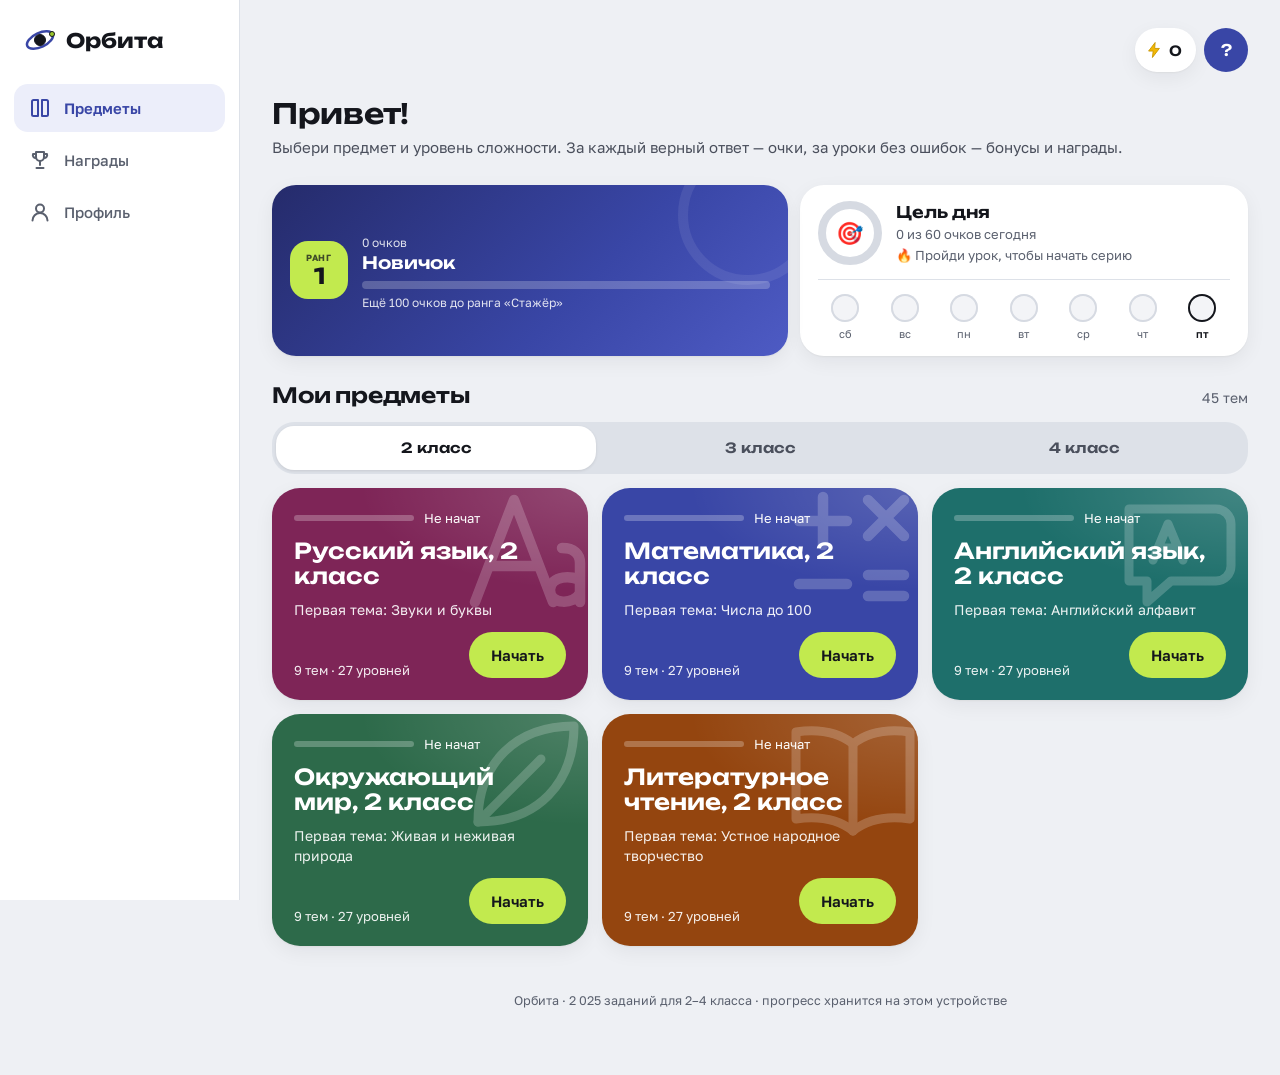
<file: index.html>
<!DOCTYPE html>
<html lang="ru">
<head>
<meta charset="utf-8">
<meta name="viewport" content="width=device-width, initial-scale=1, viewport-fit=cover">
<title>Орбита — уроки для 2–4 класса</title>
<meta name="description" content="Орбита — бесплатный тренажёр для 2–4 класса: русский язык, математика, английский, окружающий мир и литературное чтение. Задания трёх уровней сложности, автоматические оценки, очки, ранги и награды.">
<meta name="theme-color" content="#EEF0F4" media="(prefers-color-scheme: light)">
<meta name="theme-color" content="#111318" media="(prefers-color-scheme: dark)">
<meta name="color-scheme" content="light dark">
<meta property="og:type" content="website">
<meta property="og:title" content="Орбита — уроки для 2–4 класса">
<meta property="og:description" content="Короткие правила и задания трёх уровней сложности по пяти предметам. Оценки, очки, ранги и награды.">
<meta property="og:locale" content="ru_RU">
<link rel="icon" href="assets/icons/favicon.svg" type="image/svg+xml">
<link rel="icon" href="assets/icons/icon-192.png" sizes="192x192" type="image/png">
<link rel="apple-touch-icon" href="assets/icons/apple-touch-icon.png">
<link rel="manifest" href="manifest.webmanifest">
<link rel="preconnect" href="https://fonts.googleapis.com">
<link rel="preconnect" href="https://fonts.gstatic.com" crossorigin>
<link href="https://fonts.googleapis.com/css2?family=Unbounded:wght@500;600;700&family=Golos+Text:wght@400;500;600;700&display=swap" rel="stylesheet">
<link rel="stylesheet" href="assets/css/app.css?v=__BUILD__">
<script>try{var t=(JSON.parse(localStorage.getItem('orbita-v2')||'{}')||{}).theme;if(t==='light'||t==='dark')document.documentElement.setAttribute('data-theme',t);}catch(e){}</script>
</head>
<body>
<nav class="nav" aria-label="Основное меню">
  <a class="logo brand" href="#/" aria-label="Орбита — на главную"><svg width="32" height="32" viewBox="0 0 32 32" fill="none" aria-hidden="true"><ellipse cx="16" cy="16" rx="14" ry="7" stroke="var(--indigo)" stroke-width="2.5" transform="rotate(-25 16 16)"/><circle cx="16" cy="16" r="5.5" fill="var(--ink)"/><circle cx="28" cy="10" r="2.5" fill="#9BC72E"/></svg>Орбита</a>
  <ul>
    <li><a href="#/" data-nav="home"><svg width="24" height="24" viewBox="0 0 24 24" fill="none" stroke-width="2" stroke-linejoin="round" aria-hidden="true"><path d="M4 5.5A1.5 1.5 0 0 1 5.5 4H10v16H5.5A1.5 1.5 0 0 1 4 18.5zM14 4h4.5A1.5 1.5 0 0 1 20 5.5v13a1.5 1.5 0 0 1-1.5 1.5H14z"/></svg>Предметы</a></li>
    <li><a href="#/rewards" data-nav="rewards"><svg width="24" height="24" viewBox="0 0 24 24" fill="none" stroke-width="2" stroke-linecap="round" stroke-linejoin="round" aria-hidden="true"><path d="M8 4h8v5a4 4 0 0 1-8 0z"/><path d="M8 6H5a3 3 0 0 0 3 4M16 6h3a3 3 0 0 1-3 4"/><path d="M12 13v4M8.5 20h7"/></svg>Награды</a></li>
    <li><a href="#/profile" data-nav="profile"><svg width="24" height="24" viewBox="0 0 24 24" fill="none" stroke-width="2" stroke-linecap="round" aria-hidden="true"><circle cx="12" cy="8.5" r="4"/><path d="M4.5 20.5a7.5 7.5 0 0 1 15 0"/></svg>Профиль</a></li>
  </ul>
</nav>
<div class="app" id="app"><noscript><p class="empty">Для работы «Орбиты» включите JavaScript в браузере.</p></noscript></div>
<div class="toasts" id="toasts" aria-live="polite"></div>
<script src="assets/js/data/grade2.js?v=__BUILD__" defer></script>
<script src="assets/js/data/grade3.js?v=__BUILD__" defer></script>
<script src="assets/js/data/grade4.js?v=__BUILD__" defer></script>
<script src="assets/js/app.js?v=__BUILD__" defer></script>
</body>
</html>
</file>
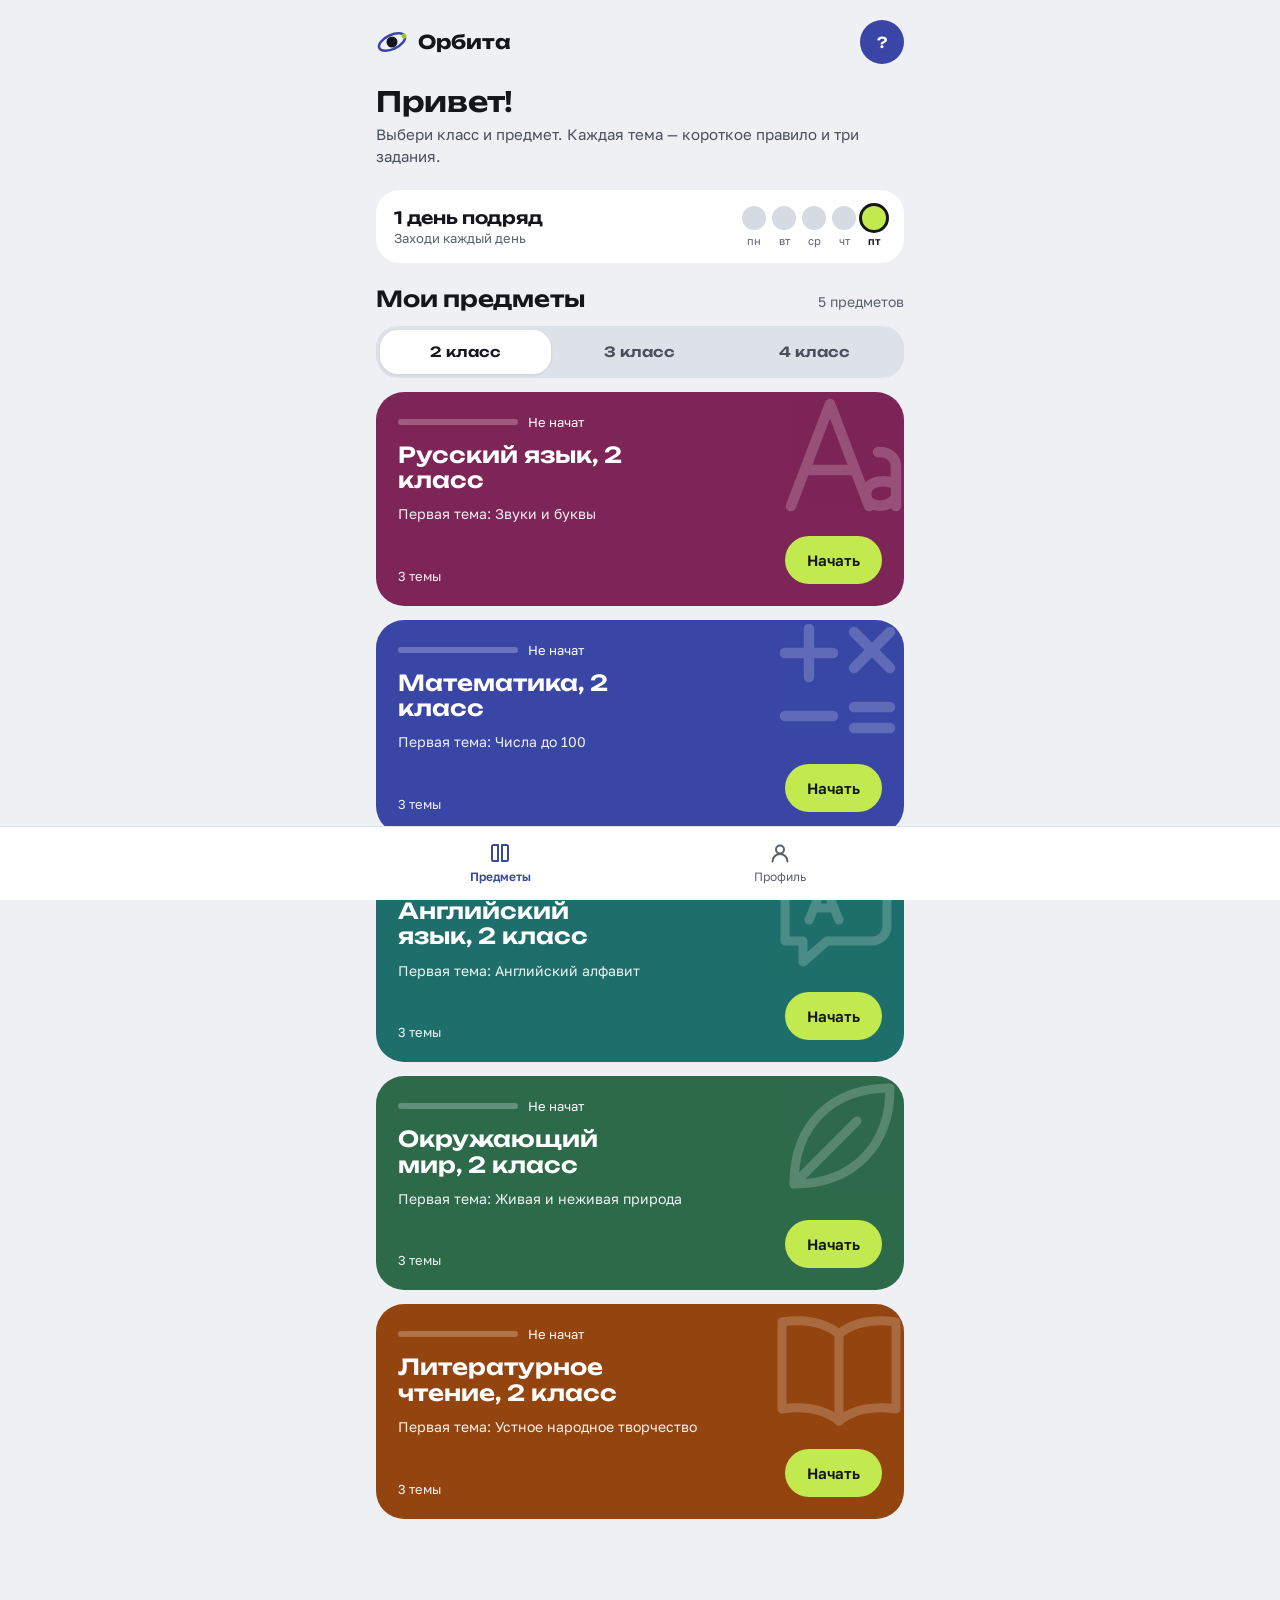
<file: index-35.html>
<!DOCTYPE html>
<html lang="ru">
<head>
<meta charset="utf-8">
<meta name="viewport" content="width=device-width, initial-scale=1, viewport-fit=cover">
<title>Орбита — уроки для 2–4 класса</title>
<link rel="preconnect" href="https://fonts.googleapis.com">
<link rel="preconnect" href="https://fonts.gstatic.com" crossorigin>
<link href="https://fonts.googleapis.com/css2?family=Unbounded:wght@500;600;700&family=Golos+Text:wght@400;500;600;700&display=swap" rel="stylesheet">
<style>
:root{
  --bg:#EEF0F4;--card:#FFFFFF;--soft:#F3F4F7;--ink:#14161C;--muted:#4A4F5C;--quiet:#5A606E;--line:#DDE1E8;--track:#D6DAE2;
  --lime:#C2EA4E;--indigo:#3946A6;--good:#2D6A4A;--goodbg:#E3F1E8;--goodink:#1F4D35;--bad:#C2452A;--badbg:#FBE7E2;--badink:#7A2A16;--pick:#ECEEFA;
  --display:'Unbounded','Arial Rounded MT Bold',system-ui,sans-serif;--body:'Golos Text','Segoe UI',system-ui,-apple-system,sans-serif;
  box-sizing:border-box;padding-top:env(safe-area-inset-top,0px);padding-bottom:env(safe-area-inset-bottom,0px);
}
@media (prefers-color-scheme:dark){:root:not([data-theme="light"]){
  --bg:#111318;--card:#1C1F27;--soft:#252934;--ink:#F1F2F5;--muted:#B9BDC8;--quiet:#9CA1AE;--line:#2C303B;--track:#353A47;
  --goodbg:#18342A;--goodink:#BDE7CC;--badbg:#3B1E18;--badink:#F6C3B6;--pick:#262C4D;--indigo:#7E8BE6;
}}
:root[data-theme="dark"]{
  --bg:#111318;--card:#1C1F27;--soft:#252934;--ink:#F1F2F5;--muted:#B9BDC8;--quiet:#9CA1AE;--line:#2C303B;--track:#353A47;
  --goodbg:#18342A;--goodink:#BDE7CC;--badbg:#3B1E18;--badink:#F6C3B6;--pick:#262C4D;--indigo:#7E8BE6;
}
html{scroll-padding-top:env(safe-area-inset-top,0px);background:var(--bg)}
*,*::before,*::after{box-sizing:border-box}
body{margin:0;background:var(--bg);color:var(--ink);font-family:var(--body);-webkit-font-smoothing:antialiased}
button,input{font:inherit;color:inherit}
button{cursor:pointer}
a{color:inherit}
:focus-visible{outline:3px solid var(--indigo);outline-offset:3px}
.app{max-width:560px;margin:0 auto;min-height:100vh;padding-bottom:110px}
.wrap{padding:20px 16px 0;display:flex;flex-direction:column;gap:22px}
.h-display{font-family:var(--display);font-weight:600;letter-spacing:-.01em;margin:0}
.row{display:flex;align-items:center;gap:10px}
.between{justify-content:space-between}
.iconbtn{width:44px;height:44px;border-radius:14px;border:0;background:var(--card);display:grid;place-items:center;flex-shrink:0}
.logo{font-family:var(--display);font-weight:700;font-size:19px}
.avatar{width:44px;height:44px;border-radius:22px;background:#3946A6;color:#fff;font-family:var(--display);font-weight:600;font-size:15px;display:grid;place-items:center;text-decoration:none}
.lead{margin:6px 0 0;font-size:15px;line-height:1.45;color:var(--muted)}
.panel{background:var(--card);border-radius:24px;padding:16px 18px}
.streak-days{display:flex;gap:6px}
.day{display:flex;flex-direction:column;align-items:center;gap:4px;font-size:11px;color:var(--quiet)}
.day i{width:24px;height:24px;border-radius:12px;background:var(--track);display:block}
.day.on i{background:var(--lime)}
.day.today{color:var(--ink);font-weight:600}.day.today i{box-shadow:0 0 0 3px var(--ink)}
.seg{display:grid;grid-template-columns:repeat(3,minmax(0,1fr));gap:4px;padding:4px;border-radius:22px;background:var(--line)}
.seg button{height:44px;border-radius:18px;border:0;background:transparent;color:var(--muted);font-family:var(--display);font-weight:600;font-size:14px;transition:background .2s}
.seg button[aria-selected="true"]{background:var(--card);color:var(--ink);box-shadow:0 1px 3px rgba(0,0,0,.08)}
.cards{display:flex;flex-direction:column;gap:14px}
.subj{position:relative;overflow:hidden;border-radius:28px;padding:22px;color:#fff;display:flex;flex-direction:column;gap:12px;min-height:196px;text-decoration:none;transition:transform .15s}
.subj:active{transform:scale(.985)}
.subj .deco{position:absolute;right:-10px;top:-12px;width:150px;height:150px;opacity:.2;pointer-events:none}
.bar{width:120px;height:6px;border-radius:3px;background:rgba(255,255,255,.25)}
.bar b{display:block;height:6px;border-radius:3px;background:var(--lime);transition:width .6s}
.subj h3{margin:0;max-width:250px;font-family:var(--display);font-weight:600;font-size:22px;line-height:1.15}
.subj p{margin:0;font-size:14px;line-height:1.4;color:rgba(255,255,255,.92)}
.subj .foot{margin-top:auto;display:flex;align-items:flex-end;justify-content:space-between;gap:12px;font-size:13px;color:rgba(255,255,255,.92)}
.pill{display:inline-flex;align-items:center;justify-content:center;height:48px;padding:0 22px;border-radius:24px;background:var(--lime);color:#14161C;font-weight:600;font-size:15px}
.nav{position:fixed;left:0;right:0;bottom:0;z-index:20;background:var(--card);border-top:1px solid var(--line);padding:8px 8px calc(10px + env(safe-area-inset-bottom,0px))}
.nav div{max-width:560px;margin:0 auto;display:grid;grid-template-columns:repeat(2,minmax(0,1fr))}
.nav a{display:flex;flex-direction:column;align-items:center;gap:4px;padding:6px 0;text-decoration:none;color:var(--quiet);font-size:12px}
.nav a[aria-current="page"]{color:var(--indigo);font-weight:600}
.nav svg{stroke:currentColor}
.chead{position:relative;overflow:hidden;color:#fff;padding:20px 16px 28px;border-radius:0 0 32px 32px;display:flex;flex-direction:column;gap:20px}
.chead .deco{position:absolute;right:-40px;bottom:-50px;width:240px;height:240px;opacity:.14;pointer-events:none}
.glass{background:rgba(255,255,255,.16)}
.ring{position:relative;width:84px;height:84px;flex-shrink:0}
.ring span{position:absolute;inset:0;display:grid;place-items:center;font-family:var(--display);font-weight:600;font-size:18px}
.resume{position:relative;display:flex;align-items:center;justify-content:space-between;gap:12px;min-height:64px;padding:10px 10px 10px 18px;border-radius:22px;background:#fff;color:#14161C;text-decoration:none}
.resume small{display:block;font-size:12px;color:#5A606E}.resume strong{font-size:15px}
.play{width:44px;height:44px;border-radius:22px;background:var(--lime);display:grid;place-items:center;flex-shrink:0}
.topics{padding:24px 16px 32px;display:flex;flex-direction:column;gap:12px}
.topic{display:flex;align-items:center;gap:14px;min-height:72px;padding:14px 16px;border-radius:24px;background:var(--card);text-decoration:none;color:var(--ink)}
.topic.current{box-shadow:0 0 0 2px var(--accent)}
.num{width:40px;height:40px;border-radius:13px;background:var(--soft);display:grid;place-items:center;font-family:var(--display);font-weight:600;font-size:16px;flex-shrink:0}
.topic.done .num{background:#2D6A4A}
.topic.current .num{background:var(--accent);color:#fff}
.topic .t{flex-grow:1;display:flex;flex-direction:column;gap:2px}
.topic .t b{font-weight:600;font-size:16px;line-height:1.3}
.topic .t small{font-size:12.5px;font-weight:500;color:var(--quiet)}
.topic.done .t small{color:var(--good)}
.lhead{display:flex;align-items:center;gap:12px}
.steps{flex-grow:1;display:grid;gap:5px}
.steps i{height:8px;border-radius:4px;background:var(--track);display:block;transition:background .3s}
.steps i.on{background:var(--accent)}
.kicker{font-size:13px;font-weight:600;color:var(--quiet)}
.theory{background:var(--card);border-radius:24px;padding:20px;display:flex;flex-direction:column;gap:14px;font-size:16px;line-height:1.6}
.theory p{margin:0 0 8px}.theory p:last-child{margin:0}
.ex{display:grid;grid-template-columns:repeat(2,minmax(0,1fr));gap:8px}
.ex div{border-radius:16px;background:var(--soft);padding:12px;font-weight:600;font-size:15px;line-height:1.35}
.opts{display:flex;flex-direction:column;gap:10px}
.opt{width:100%;min-height:58px;border-radius:18px;border:2px solid var(--track);background:var(--card);display:flex;align-items:center;gap:14px;padding:12px 16px;font-size:17px;font-weight:500;text-align:left;transition:border-color .15s,background .15s}
.opt i{width:22px;height:22px;border-radius:11px;border:2px solid var(--track);flex-shrink:0;display:block}
.opt[aria-pressed="true"]{border-color:var(--indigo);background:var(--pick)}.opt[aria-pressed="true"] i{border-color:var(--indigo);background:var(--indigo)}
.opt.right{border-color:var(--good);background:var(--goodbg)}.opt.right i{border-color:var(--good);background:var(--good)}
.opt.wrong{border-color:var(--bad);background:var(--badbg)}.opt.wrong i{border-color:var(--bad);background:var(--bad)}
.opt:disabled{cursor:default;color:var(--ink)}
.fb{border-radius:18px;padding:14px 16px;font-size:15px;line-height:1.5;animation:pop .3s ease}
.fb.ok{background:var(--goodbg);color:var(--goodink)}.fb.no{background:var(--badbg);color:var(--badink)}
@keyframes pop{from{transform:translateY(8px);opacity:0}to{transform:none;opacity:1}}
.cta{height:56px;width:100%;border-radius:28px;border:0;background:var(--lime);color:#14161C;font-weight:600;font-size:16px;display:grid;place-items:center;text-decoration:none}
.cta:disabled{background:var(--track);color:var(--quiet);cursor:default}
.cta.ghost{background:transparent;color:var(--ink);box-shadow:inset 0 0 0 2px var(--track)}
.result{text-align:center;display:flex;flex-direction:column;align-items:center;gap:14px;padding-top:30px}
.stars{display:flex;gap:10px}
.stars svg{width:56px;height:56px;animation:pop .4s ease both}
.stars svg:nth-child(2){animation-delay:.12s}.stars svg:nth-child(3){animation-delay:.24s}
.field{display:flex;flex-direction:column;gap:8px}
.field input{height:52px;border-radius:16px;border:2px solid var(--track);background:var(--card);padding:0 16px;font-size:16px}
.field input:focus{outline:none;border-color:var(--indigo)}
.stat{display:grid;grid-template-columns:repeat(3,minmax(0,1fr));gap:8px}
.stat div{background:var(--card);border-radius:20px;padding:14px;display:flex;flex-direction:column;gap:2px}
.stat b{font-family:var(--display);font-size:24px;font-weight:600}
.stat span{font-size:12.5px;color:var(--quiet)}
@media (prefers-reduced-motion:reduce){*{animation:none!important;transition:none!important}}
</style>
</head>
<body>
<div class="app" id="app"></div>
<nav class="nav" aria-label="Основное меню"><div>
  <a href="#/" id="nav-home"><svg width="24" height="24" viewBox="0 0 24 24" fill="none" stroke-width="2" stroke-linejoin="round" aria-hidden="true"><path d="M4 5.5A1.5 1.5 0 0 1 5.5 4H10v16H5.5A1.5 1.5 0 0 1 4 18.5zM14 4h4.5A1.5 1.5 0 0 1 20 5.5v13a1.5 1.5 0 0 1-1.5 1.5H14z"/></svg>Предметы</a>
  <a href="#/profile" id="nav-profile"><svg width="24" height="24" viewBox="0 0 24 24" fill="none" stroke-width="2" stroke-linecap="round" aria-hidden="true"><circle cx="12" cy="8.5" r="4"/><path d="M4.5 20.5a7.5 7.5 0 0 1 15 0"/></svg>Профиль</a>
</div></nav>

<script>
(function(){
const SUBJ = {
  rus:{name:'Русский язык',color:'#7E2557',deco:'<path d="M18 84 44 16l26 68"/><path d="M28 60h32"/><path d="M76 48c8 0 12 4 12 10v26M88 70c-4-4-20-4-20 6 0 10 16 10 20 2"/>',w:7},
  math:{name:'Математика',color:'#3946A6',deco:'<path d="M14 30h32M30 14v32"/><path d="M60 16l24 24M84 16 60 40"/><path d="M14 72h32"/><path d="M60 66h24M60 80h24"/>',w:7},
  eng:{name:'Английский язык',color:'#1E6F6B',deco:'<path d="M14 22h58a10 10 0 0 1 10 10v28a10 10 0 0 1-10 10H42L26 84V70H14z"/><path d="M30 56l10-24 10 24M34 48h12"/>',w:6},
  world:{name:'Окружающий мир',color:'#2D6A4A',deco:'<path d="M20 80C20 40 46 16 84 16c0 38-24 64-64 64Z"/><path d="M20 80 62 38"/>',w:6},
  read:{name:'Литературное чтение',color:'#94450F',deco:'<path d="M50 28C40 20 26 18 12 20v58c14-2 28 0 38 8 10-8 24-10 38-8V20c-14-2-28 0-38 8Z"/><path d="M50 28v58"/>',w:6}
};
const ORDER = ['rus','math','eng','world','read'];

/* Lesson = [title, theory html, examples, questions[[question, options, answer index, explanation]]] */
const C = {
2:{
rus:[
 ['Звуки и буквы','<p>Звуки мы <b>слышим и произносим</b>, а буквы <b>видим и пишем</b>. Гласных букв 10: а, о, у, ы, и, э, е, ё, ю, я.</p><p>Буквы <b>ь</b> и <b>ъ</b> звуков не обозначают. Сколько в слове гласных, столько и слогов.</p>',['ёж: 2 буквы, 3 звука','ма-ши-на: 3 слога'],[
  ['Сколько гласных букв в русском алфавите?',['6','10','33'],1,'Гласных букв 10, а гласных звуков 6.'],
  ['Какая буква не обозначает звука?',['ь','й','э'],0,'Мягкий знак показывает мягкость, но сам звука не даёт.'],
  ['Сколько слогов в слове «машина»?',['2','3','4'],1,'Три гласные — три слога: ма-ши-на.']]],
 ['ЖИ–ШИ, ЧА–ЩА, ЧУ–ЩУ','<p><b>ЖИ, ШИ</b> пиши с буквой <b>И</b>. <b>ЧА, ЩА</b> пиши с буквой <b>А</b>. <b>ЧУ, ЩУ</b> пиши с буквой <b>У</b>.</p><p>Слышим иногда «жы» или «щю», а пишем всегда по правилу.</p>',['лыжи, шина','чашка, роща','чудо, щука','жираф, шишка'],[
  ['В каком слове нет ошибки?',['машына','лыжи','жывот'],1,'После Ж и Ш пишем И: лыжи.'],
  ['Как правильно?',['чяшка','чашка','чашко'],1,'ЧА пишем с буквой А.'],
  ['Как пишется название рыбы?',['щюка','щука','шука'],1,'ЩУ пишем с буквой У: щука.']]],
 ['Части речи','<p><b>Кто? что?</b> — имя существительное (кот, дом).</p><p><b>Какой? какая?</b> — имя прилагательное (рыжий, тёплая).</p><p><b>Что делает?</b> — глагол (спит, бежит).</p>',['рыжий — какой?','кот — кто?','спит — что делает?','на — предлог'],[
  ['Слово «бежит» — это…',['существительное','прилагательное','глагол'],2,'Бежит — что делает? Это глагол.'],
  ['На какой вопрос отвечает слово «красный»?',['кто?','какой?','что делает?'],1,'Красный — какой? Это прилагательное.'],
  ['Найди существительное',['весёлый','кот','прыгает'],1,'Кот — кто? Это существительное.']]]
],
math:[
 ['Числа до 100','<p>Двузначное число состоит из <b>десятков</b> и <b>единиц</b>. В числе 47 — 4 десятка и 7 единиц: 47 = 40 + 7.</p><p>Сравниваем сначала десятки, потом единицы.</p>',['47 = 40 + 7','52 > 48'],[
  ['Сколько десятков в числе 68?',['8','6','68'],1,'Первая цифра — десятки: 6 десятков.'],
  ['Какое число больше?',['52','48'],0,'5 десятков больше, чем 4 десятка.'],
  ['Число из 3 десятков и 5 единиц —',['53','35','8'],1,'3 десятка и 5 единиц — это 35.']]],
 ['Сложение с переходом через десяток','<p>Сначала дополняем до круглого числа, потом прибавляем остаток.</p><p>38 + 5: 38 + 2 = 40, 40 + 3 = <b>43</b>.</p><p>52 − 7: 52 − 2 = 50, 50 − 5 = <b>45</b>.</p>',['38 + 5 = 43','52 − 7 = 45'],[
  ['38 + 5 = ?',['43','33','42'],0,'38 + 2 = 40, 40 + 3 = 43.'],
  ['52 − 7 = ?',['45','55','44'],0,'52 − 2 = 50, 50 − 5 = 45.'],
  ['27 + 6 = ?',['33','32','23'],0,'27 + 3 = 30, 30 + 3 = 33.']]],
 ['Умножение','<p>Умножение — это сложение одинаковых чисел: 3 · 4 = 3 + 3 + 3 + 3 = <b>12</b>.</p><p>От перестановки множителей произведение не меняется: 3 · 4 = 4 · 3.</p>',['2 · 5 = 10','3 · 3 = 9'],[
  ['4 · 2 = ?',['6','8','42'],1,'4 + 4 = 8.'],
  ['Какое сложение равно 3 · 5?',['3 + 5','5 + 5 + 5','3 + 3 + 3'],1,'3 · 5 = 5 + 5 + 5 = 15.'],
  ['2 · 9 = ?',['18','11','16'],0,'9 + 9 = 18.']]]
],
eng:[
 ['Английский алфавит','<p>В английском алфавите <b>26 букв</b>. Буквы называются не так, как читаются в словах: H — «эйч», J — «джей», W — «дабл-ю».</p>',['A B C D','E F G H'],[
  ['Сколько букв в английском алфавите?',['33','26','24'],1,'В английском алфавите 26 букв.'],
  ['Какая буква идёт после C?',['B','D','E'],1,'A, B, C, D — после C идёт D.'],
  ['Как называется буква H?',['аш','эйч','хэ'],1,'H называется «эйч».']]],
 ['Цвета','<p><b>red</b> — красный, <b>blue</b> — синий, <b>green</b> — зелёный, <b>yellow</b> — жёлтый, <b>black</b> — чёрный, <b>white</b> — белый.</p>',['red — красный','blue — синий','green — зелёный','yellow — жёлтый'],[
  ['red — это…',['синий','красный','зелёный'],1,'red — красный.'],
  ['Как по-английски «жёлтый»?',['yellow','green','white'],0,'Жёлтый — yellow.'],
  ['green — это…',['зелёный','серый','чёрный'],0,'green — зелёный.']]],
 ['Привет! Как тебя зовут?','<p><b>Hello!</b> — Привет! <b>What\'s your name?</b> — Как тебя зовут? <b>I\'m Anna.</b> — Я Анна.</p><p><b>How old are you?</b> — Сколько тебе лет? <b>I\'m eight.</b> — Мне восемь.</p>',['Hello! — Привет!','Goodbye! — Пока!'],[
  ['Как спросить имя?',['How are you?','What\'s your name?','How old are you?'],1,'What\'s your name? — Как тебя зовут?'],
  ['Как ответить на «How old are you?»',['I\'m fine.','I\'m eight.','I\'m Anna.'],1,'Спрашивают возраст: I\'m eight — мне восемь.'],
  ['Goodbye — это…',['Привет','Спасибо','До свидания'],2,'Goodbye — до свидания.']]]
],
world:[
 ['Живая и неживая природа','<p>Живая природа <b>растёт, дышит, питается</b> и даёт потомство: растения, животные, грибы, человек.</p><p>Неживая природа: солнце, камни, вода, воздух, облака.</p>',['берёза — живая','камень — неживая'],[
  ['Что относится к живой природе?',['камень','берёза','облако'],1,'Берёза растёт и дышит — она живая.'],
  ['Что относится к неживой природе?',['солнце','гриб','воробей'],0,'Солнце не растёт и не питается.'],
  ['Что умеют все живые существа?',['летать','расти','плавать'],1,'Расти умеет всё живое.']]],
 ['Времена года','<p>В году <b>12 месяцев</b> и 4 времени года. Зима: декабрь, январь, февраль. Весна: март, апрель, май. Лето: июнь, июль, август. Осень: сентябрь, октябрь, ноябрь.</p>',['зима — снег','осень — листопад'],[
  ['Сколько месяцев в году?',['4','10','12'],2,'В году 12 месяцев.'],
  ['Какой месяц зимний?',['март','январь','июнь'],1,'Январь — середина зимы.'],
  ['Что бывает осенью?',['листопад','ледоход','тают сосульки'],0,'Осенью опадают листья.']]],
 ['Дикие и домашние животные','<p><b>Дикие</b> животные сами добывают еду и живут на воле: лиса, волк, лось.</p><p><b>Домашних</b> разводит и кормит человек: корова, коза, кошка.</p>',['лиса — дикая','коза — домашняя'],[
  ['Кто дикое животное?',['корова','лиса','кошка'],1,'Лиса живёт в лесу и сама добывает еду.'],
  ['Кто домашнее животное?',['волк','лось','коза'],2,'Козу разводит человек.'],
  ['Зачем люди держат корову?',['ради молока','чтобы охраняла дом','чтобы ловила мышей'],0,'Корова даёт молоко.']]]
],
read:[
 ['Устное народное творчество','<p>Сказки, загадки, пословицы и потешки придумал <b>народ</b>. Их передавали из уст в уста.</p><p><b>Пословица</b> — короткое мудрое высказывание. <b>Загадка</b> описывает предмет, не называя его.</p>',['пословица учит','загадку отгадывают'],[
  ['Кто автор народной сказки?',['писатель','народ','учитель'],1,'Народные сказки сочинил народ.'],
  ['«Без труда не выловишь и рыбку из пруда» — это…',['загадка','пословица','скороговорка'],1,'Это пословица: она учит трудолюбию.'],
  ['Что из этого — загадка?',['Зимой и летом одним цветом','Тише едешь — дальше будешь','Шла Саша по шоссе'],0,'Это загадка про ёлку.']]],
 ['Сказки о животных','<p>В сказках о животных звери говорят и поступают как люди: лиса хитрая, заяц трусливый, медведь сильный.</p>',['«Колобок»','«Лиса и журавль»','«Репка»','«Теремок»'],[
  ['Кто угощал журавля кашей на тарелке?',['волк','лиса','медведь'],1,'Это сказка «Лиса и журавль».'],
  ['Кого позвали последней тянуть репку?',['кошку','мышку','собаку'],1,'Последней позвали мышку.'],
  ['Кто съел Колобка?',['заяц','волк','лиса'],2,'Хитрая лиса съела Колобка.']]],
 ['Стихи и сказки поэтов','<p>В стихах есть <b>рифма</b> — созвучные концы строк. Поэты рисуют словами картины природы.</p><p>С. Есенин написал «Берёзу», К. Чуковский — «Мойдодыр» и «Муху-Цокотуху».</p>',['Есенин — «Берёза»','Чуковский — «Мойдодыр»'],[
  ['Кто написал стихотворение «Берёза»?',['С. Есенин','А. Пушкин','К. Чуковский'],0,'«Берёзу» написал Сергей Есенин.'],
  ['Что такое рифма?',['созвучные концы строк','название стиха','главный герой'],0,'Например: берёза — мороза.'],
  ['Кто написал «Мойдодыр»?',['С. Маршак','К. Чуковский','А. Барто'],1,'«Мойдодыр» — сказка Корнея Чуковского.']]]
]},
3:{
rus:[
 ['Состав слова','<p><b>Корень</b> — общая часть родственных слов. <b>Приставка</b> стоит перед корнем, <b>суффикс</b> — после корня. <b>Окончание</b> — изменяемая часть слова.</p>',['лес — лесник — лесной','книга — книги — книгу'],[
  ['Какая часть слова стоит перед корнем?',['суффикс','приставка','окончание'],1,'Приставка стоит перед корнем.'],
  ['Корень в слове «лесник»',['лес','ник','лесн'],0,'Лес, лесной, лесник — общий корень «лес».'],
  ['Окончание в слове «книга»',['а','книг','ига'],0,'Книга — книги — книгу: меняется окончание.']]],
 ['Род имён существительных','<p>Он, мой — <b>мужской</b> род (стол). Она, моя — <b>женский</b> род (мышь). Оно, моё — <b>средний</b> род (окно).</p>',['стол — он, мой','окно — оно, моё'],[
  ['Род слова «окно»',['мужской','женский','средний'],2,'Окно — оно, моё: средний род.'],
  ['Род слова «стол»',['мужской','женский','средний'],0,'Стол — он, мой: мужской род.'],
  ['Какое слово женского рода?',['конь','мышь','поле'],1,'Мышь — она, моя.']]],
 ['Время глаголов','<p><b>Настоящее</b>: что делает? (читает). <b>Прошедшее</b>: что делал? (читал). <b>Будущее</b>: что будет делать? (будет читать).</p>',['бежит — настоящее','читал — прошедшее'],[
  ['«Читал» — какое время?',['настоящее','прошедшее','будущее'],1,'Читал — что делал? Прошедшее.'],
  ['«Будет рисовать» — какое время?',['настоящее','прошедшее','будущее'],2,'Что будет делать? Будущее.'],
  ['«Бежит» — какое время?',['настоящее','прошедшее','будущее'],0,'Что делает? Настоящее.']]]
],
math:[
 ['Таблица умножения на 6 и 7','<p>6 · 6 = 36, 6 · 7 = 42, 6 · 8 = 48, 6 · 9 = 54.</p><p>7 · 7 = 49, 7 · 8 = 56, 7 · 9 = 63.</p>',['6 · 7 = 42','7 · 8 = 56'],[
  ['6 · 7 = ?',['42','36','48'],0,'6 · 7 = 42.'],
  ['7 · 8 = ?',['54','56','63'],1,'7 · 8 = 56.'],
  ['6 · 9 = ?',['54','56','45'],0,'6 · 9 = 54.']]],
 ['Деление с остатком','<p>17 : 5 = 3 (ост. 2), потому что 5 · 3 = 15 и 17 − 15 = 2.</p><p>Остаток всегда <b>меньше делителя</b>.</p>',['17 : 5 = 3 (ост. 2)','25 : 7 = 3 (ост. 4)'],[
  ['17 : 5 = ?',['3 (ост. 2)','3 (ост. 5)','2 (ост. 7)'],0,'5 · 3 = 15, остаётся 2.'],
  ['Каким может быть остаток при делении на 4?',['0, 1, 2 или 3','от 0 до 4','любым'],0,'Остаток меньше делителя 4.'],
  ['25 : 7 = ?',['3 (ост. 4)','4 (ост. 3)','3 (ост. 3)'],0,'7 · 3 = 21, остаётся 4.']]],
 ['Площадь','<p>Площадь измеряют в <b>квадратных сантиметрах</b> (см²). Площадь прямоугольника = длина × ширина.</p>',['5 см × 3 см = 15 см²','4 см × 4 см = 16 см²'],[
  ['Площадь прямоугольника 5 см × 3 см',['8 см²','15 см²','16 см'],1,'5 · 3 = 15 см².'],
  ['Площадь квадрата со стороной 4 см',['16 см²','8 см²','12 см²'],0,'4 · 4 = 16 см².'],
  ['В чём измеряют площадь?',['см','см²','кг'],1,'Площадь — в квадратных единицах.']]]
],
eng:[
 ['Глагол can','<p><b>can</b> — уметь, мочь. Он не меняется: I can, she can. После can глагол без to: <b>I can swim.</b></p><p>Отрицание: <b>can\'t</b> — I can\'t fly.</p>',['I can jump.','He can\'t swim.'],[
  ['Как сказать «Я умею плавать»?',['I can swim.','I cans swim.','I can to swim.'],0,'После can глагол без to.'],
  ['She ___ dance.',['can','cans','can to'],0,'can не меняется: she can.'],
  ['Как сказать «Я не умею летать»?',['I can\'t fly.','I not can fly.','I don\'t can fly.'],0,'Отрицание — can\'t.']]],
 ['Have got и has got','<p>I, you, we, they — <b>have got</b>. He, she, it — <b>has got</b>.</p><p>Вопрос: <b>Have you got a dog?</b></p>',['I have got a ball.','She has got a cat.'],[
  ['She ___ a cat.',['have got','has got'],1,'С she — has got.'],
  ['I ___ a ball.',['have got','has got'],0,'С I — have got.'],
  ['Как спросить «У тебя есть собака?»',['Have you got a dog?','Has you got a dog?','You have got a dog?'],0,'Have ставим в начало.']]],
 ['Множественное число','<p>Обычно добавляем <b>-s</b>: cat — cats. После s, x, sh, ch — <b>-es</b>: box — boxes.</p><p>Исключения: child — children, mouse — mice, man — men.</p>',['cat — cats','box — boxes'],[
  ['Множественное число от box',['boxs','boxes','boxen'],1,'После x добавляем -es.'],
  ['child →',['childs','children','childes'],1,'Это исключение: children.'],
  ['mouse →',['mouses','mice','mices'],1,'Это исключение: mice.']]]
],
world:[
 ['Тела, вещества, частицы','<p><b>Тело</b> — любой предмет: ложка, гвоздь. <b>Вещество</b> — то, из чего состоит тело: сахар, железо, вода.</p><p>Все вещества состоят из крошечных <b>частиц</b>.</p>',['гвоздь — тело','железо — вещество'],[
  ['Что из этого — вещество?',['ложка','сахар','стакан'],1,'Сахар — вещество.'],
  ['Что из этого — тело?',['вода','гвоздь','соль'],1,'Гвоздь — предмет, значит тело.'],
  ['Из чего состоят вещества?',['из частиц','из воздуха','ни из чего'],0,'Все вещества состоят из частиц.']]],
 ['Вода и её свойства','<p>Чистая вода прозрачная, без цвета и запаха, она течёт. При 0 °C вода <b>замерзает</b> и становится льдом, а при кипении превращается в <b>пар</b>.</p>',['лёд — твёрдая вода','пар — вода-газ'],[
  ['Во что превращается вода при замерзании?',['в пар','в лёд','в воздух'],1,'Замёрзшая вода — лёд.'],
  ['Какого цвета чистая вода?',['голубая','без цвета','белая'],1,'Чистая вода не имеет цвета.'],
  ['При какой температуре замерзает вода?',['0 °C','100 °C','10 °C'],0,'Вода замерзает при 0 °C.']]],
 ['Организм человека','<p><b>Сердце</b> качает кровь. <b>Лёгкие</b> помогают дышать. <b>Головной мозг</b> управляет всем организмом.</p>',['сердце — кровь','лёгкие — дыхание'],[
  ['Какой орган качает кровь?',['лёгкие','сердце','желудок'],1,'Сердце — насос для крови.'],
  ['Чем мы дышим?',['лёгкими','печенью','сердцем'],0,'Дышим лёгкими.'],
  ['Какой орган управляет организмом?',['головной мозг','желудок','кожа'],0,'Всем управляет головной мозг.']]]
],
read:[
 ['Басни И. А. Крылова','<p><b>Басня</b> — короткий поучительный рассказ. Героями часто бывают животные. Главный вывод басни называется <b>мораль</b>.</p>',['«Стрекоза и Муравей»','«Ворона и Лисица»'],[
  ['Как называется вывод басни?',['рифма','мораль','заголовок'],1,'Поучительный вывод — мораль.'],
  ['Кто написал басню «Стрекоза и Муравей»?',['И. Крылов','Л. Толстой','А. Пушкин'],0,'Это басня Ивана Крылова.'],
  ['Что выронила Ворона?',['сыр','яблоко','хлеб'],0,'Ворона выронила сыр, а Лисица его схватила.']]],
 ['Рассказы Л. Н. Толстого','<p>Лев Толстой писал для детей короткие рассказы и были: «Акула», «Прыжок», «Лев и собачка».</p>',['«Прыжок»','«Лев и собачка»'],[
  ['Кто автор рассказа «Прыжок»?',['Л. Толстой','Н. Носов','В. Драгунский'],0,'«Прыжок» написал Лев Толстой.'],
  ['Где происходит действие «Прыжка»?',['на корабле','в лесу','в школе'],0,'Мальчик полез на мачту корабля.'],
  ['«Лев и собачка» — это…',['быль','загадка','басня в стихах'],0,'Толстой назвал её былью.']]],
 ['Рассказы Н. Носова','<p>Николай Носов писал весёлые рассказы о мальчишках: «Живая шляпа», «Затейники», «Мишкина каша».</p>',['«Живая шляпа»','«Мишкина каша»'],[
  ['Кто оказался под «живой шляпой»?',['котёнок','мышь','щенок'],0,'Под шляпой сидел котёнок Васька.'],
  ['Кто автор «Живой шляпы»?',['Н. Носов','В. Бианки','М. Пришвин'],0,'Это рассказ Николая Носова.'],
  ['Кто испугался шляпы?',['Вадик и Вовка','Денис и Мишка','Незнайка'],0,'Испугались Вадик и Вовка.']]]
]},
4:{
rus:[
 ['Падежи','<p>В русском языке <b>6 падежей</b>: именительный (кто? что?), родительный (кого? чего?), дательный (кому? чему?), винительный (кого? что?), творительный (кем? чем?), предложный (о ком? о чём?).</p>',['пишу (чем?) ручкой','думаю (о чём?) о лете'],[
  ['Сколько падежей в русском языке?',['5','6','7'],1,'Падежей шесть.'],
  ['На какие вопросы отвечает творительный падеж?',['кем? чем?','кому? чему?','о ком? о чём?'],0,'Творительный: кем? чем?'],
  ['«Пишу ручкой» — падеж слова «ручкой»',['дательный','творительный','предложный'],1,'Пишу чем? ручкой — творительный.']]],
 ['Склонения существительных','<p><b>1-е</b>: слова на -а, -я (мама, земля, папа). <b>2-е</b>: мужской род без окончания и средний род на -о, -е (стол, конь, окно). <b>3-е</b>: женский род на ь (мышь, ночь).</p>',['земля — 1-е','конь — 2-е','ночь — 3-е'],[
  ['Склонение слова «земля»',['1-е','2-е','3-е'],0,'Окончание -я — 1-е склонение.'],
  ['Склонение слова «конь»',['1-е','2-е','3-е'],1,'Мужской род, нулевое окончание — 2-е.'],
  ['Склонение слова «ночь»',['1-е','2-е','3-е'],2,'Женский род на ь — 3-е.']]],
 ['Спряжение глаголов','<p><b>I спряжение</b>: -ешь, -ет, -ем, -ете, -ут/-ют (читает). <b>II спряжение</b>: -ишь, -ит, -им, -ите, -ат/-ят (строит).</p><p>Ко II относятся глаголы на -ить (кроме брить, стелить), 7 глаголов на -еть и 4 на -ать.</p>',['строить — II','читать — I'],[
  ['Спряжение глагола «строить»',['I','II'],1,'Глагол на -ить — II спряжение.'],
  ['Спряжение глагола «читать»',['I','II'],0,'Читать не исключение — I спряжение.'],
  ['Как правильно: «он вид…т»?',['видет','видит'],1,'Видеть — исключение, II спряжение: видит.']]]
],
math:[
 ['Многозначные числа','<p>Цифры числа делят на <b>классы</b> по три: класс единиц и класс тысяч. В числе 48 215 — 48 тысяч и 215 единиц.</p>',['48 215','102 005'],[
  ['Сколько тысяч в числе 48 215?',['48','215','4'],0,'Класс тысяч — 48.'],
  ['Как записать «сто две тысячи пять»?',['102 005','1 025','102 500'],0,'102 тысячи и 5 единиц.'],
  ['Какое число больше?',['99 999','100 000'],1,'В 100 000 шесть знаков, оно больше.']]],
 ['Деление на двузначное число','<p>384 : 12 = <b>32</b>. Проверяем умножением: 32 · 12 = 384.</p>',['384 : 12 = 32','96 : 16 = 6'],[
  ['384 : 12 = ?',['32','23','42'],0,'32 · 12 = 384.'],
  ['96 : 16 = ?',['6','8','4'],0,'16 · 6 = 96.'],
  ['Как проверить деление?',['умножением','сложением','никак'],0,'Частное умножаем на делитель.']]],
 ['Скорость, время, расстояние','<p><b>S = v · t</b>: расстояние равно скорости, умноженной на время.</p><p>Скорость: v = S : t. Время: t = S : v.</p>',['60 км/ч · 3 ч = 180 км','100 км : 2 ч = 50 км/ч'],[
  ['Машина ехала 3 ч со скоростью 60 км/ч. Какой путь?',['180 км','63 км','20 км'],0,'60 · 3 = 180 км.'],
  ['Путь 100 км за 2 ч. Какая скорость?',['50 км/ч','200 км/ч','98 км/ч'],0,'100 : 2 = 50 км/ч.'],
  ['Как найти время?',['t = S : v','t = S · v','t = v : S'],0,'Время = расстояние : скорость.']]]
],
eng:[
 ['Present Simple','<p>Так говорят о том, что бывает всегда или часто: <b>I play</b>, но <b>he plays</b>.</p><p>Вопрос: <b>Do you…?</b> / <b>Does she…?</b> Отрицание: don\'t / doesn\'t.</p>',['I play football.','She plays tennis.'],[
  ['He ___ football every day.',['play','plays'],1,'С he добавляем -s.'],
  ['___ you like pizza?',['Do','Does'],0,'С you — Do.'],
  ['She ___ like milk.',['don\'t','doesn\'t'],1,'С she — doesn\'t.']]],
 ['Present Continuous','<p>Так говорят о том, что происходит <b>сейчас</b>: am / is / are + глагол с -ing.</p><p><b>I am reading.</b> <b>They are playing.</b></p>',['I am reading.','She is swimming.'],[
  ['I ___ reading now.',['am','is','are'],0,'С I — am.'],
  ['They ___ playing.',['is','are'],1,'С they — are.'],
  ['She is swimming — это…',['Она плавает сейчас','Она умеет плавать','Она плавала'],0,'Is swimming — прямо сейчас.']]],
 ['Past Simple','<p>Прошедшее время: обычно добавляем <b>-ed</b>: play — played. Неправильные глаголы запоминаем: go — <b>went</b>, see — <b>saw</b>.</p>',['play — played','go — went'],[
  ['Прошедшее время от play',['playd','played','plaied'],1,'play + ed = played.'],
  ['go →',['goed','went','gone'],1,'go — неправильный глагол: went.'],
  ['Yesterday I ___ to the park.',['go','went'],1,'Yesterday — вчера, нужно прошедшее время.']]]
],
world:[
 ['Природные зоны России','<p>С севера на юг: <b>арктические пустыни</b>, <b>тундра</b>, <b>лесная зона</b>, <b>степь</b>, пустыни, субтропики. Больше всего места занимает лесная зона.</p>',['тундра — карликовая берёза','Арктика — белый медведь'],[
  ['Где живёт белый медведь?',['в тайге','в арктической зоне','в степи'],1,'Белый медведь живёт во льдах Арктики.'],
  ['Где растут карликовые берёзы?',['в тундре','в степи','в пустыне'],0,'В тундре холодно, деревья низкие.'],
  ['Какая зона самая большая в России?',['лесная зона','степь','пустыня'],0,'Леса занимают больше всего места.']]],
 ['Солнечная система','<p>Вокруг Солнца вращаются <b>8 планет</b>. Земля — третья от Солнца. Самая большая планета — <b>Юпитер</b>.</p>',['Меркурий, Венера, Земля','Юпитер — самый большой'],[
  ['Сколько планет в Солнечной системе?',['7','8','9'],1,'Планет восемь.'],
  ['Какая по счёту от Солнца Земля?',['2','3','4'],1,'Земля — третья.'],
  ['Самая большая планета',['Марс','Юпитер','Венера'],1,'Юпитер — гигант.']]],
 ['Страницы истории России','<p>Москву основал князь <b>Юрий Долгорукий</b> в 1147 году. <b>Пётр I</b> основал Санкт-Петербург. 12 апреля 1961 года <b>Юрий Гагарин</b> первым полетел в космос.</p>',['1147 — Москва','1961 — Гагарин'],[
  ['Кто основал Москву?',['Юрий Долгорукий','Пётр I','Иван Грозный'],0,'Москву основал Юрий Долгорукий.'],
  ['Какой город основал Пётр I?',['Москву','Санкт-Петербург','Новгород'],1,'Пётр I основал Санкт-Петербург.'],
  ['В каком году человек впервые полетел в космос?',['1957','1961','1945'],1,'Юрий Гагарин полетел в 1961 году.']]]
],
read:[
 ['Сказки А. С. Пушкина','<p>«Сказка о мёртвой царевне и о семи богатырях» — о доброй царевне, злой мачехе и верном королевиче Елисее.</p>',['волшебное зеркальце','семь богатырей'],[
  ['У кого было волшебное зеркальце?',['у царицы-мачехи','у царевны','у Елисея'],0,'«Свет мой, зеркальце, скажи…» — говорила мачеха.'],
  ['Сколько было богатырей?',['3','7','12'],1,'Богатырей было семь.'],
  ['Кто нашёл царевну?',['королевич Елисей','царь Салтан','Балда'],0,'Её нашёл королевич Елисей.']]],
 ['П. П. Бажов. «Серебряное копытце»','<p>Сказ о девочке Дарёнке, старике Коковане и волшебном козлике, который выбивал копытцем драгоценные камни.</p>',['Дарёнка','Кокованя'],[
  ['Кто такой Серебряное копытце?',['козлик','конь','кот'],0,'Это волшебный козлик.'],
  ['Как звали девочку?',['Дарёнка','Алёнушка','Машенька'],0,'Девочку звали Дарёнка.'],
  ['Что появлялось там, где козлик бил копытцем?',['драгоценные камни','вода','цветы'],0,'Появлялись самоцветы.']]],
 ['Мифы Древней Греции','<p><b>Мифы</b> — древние рассказы о богах и героях. Самый известный герой — <b>Геракл</b>, совершивший 12 подвигов.</p>',['Геракл','12 подвигов'],[
  ['Сколько подвигов совершил Геракл?',['7','12','3'],1,'Подвигов было двенадцать.'],
  ['Кто такой Геракл?',['герой мифов Древней Греции','русский богатырь','герой сказки Пушкина'],0,'Геракл — герой греческих мифов.'],
  ['Как называют рассказы о богах и героях?',['мифы','басни','загадки'],0,'Это мифы.']]]
]}};

/* ---------- Storage ---------- */
const KEY='orbita-v1';
let S={name:'',grade:2,done:{},days:[]};
try{const raw=localStorage.getItem(KEY); if(raw) S=Object.assign(S,JSON.parse(raw));}catch(e){}
const save=()=>{try{localStorage.setItem(KEY,JSON.stringify(S));}catch(e){}};
const ymd=d=>d.getFullYear()+'-'+String(d.getMonth()+1).padStart(2,'0')+'-'+String(d.getDate()).padStart(2,'0');
const today=ymd(new Date());
if(!S.days.includes(today)){S.days.push(today);S.days=S.days.slice(-60);save();}
function streak(){let n=0;const d=new Date();while(S.days.includes(ymd(d))){n++;d.setDate(d.getDate()-1);}return n;}

/* ---------- Helpers ---------- */
const app=document.getElementById('app');
const escH=s=>String(s).replace(/[&<>"]/g,c=>({'&':'&amp;','<':'&lt;','>':'&gt;','"':'&quot;'}[c]));
const lkey=(g,s,i)=>g+'-'+s+'-'+i;
const isDone=(g,s,i)=>S.done[lkey(g,s,i)]!=null;
const pct=(g,s)=>Math.round(C[g][s].filter((_,i)=>isDone(g,s,i)).length/C[g][s].length*100);
const nextIdx=(g,s)=>{const i=C[g][s].findIndex((_,k)=>!isDone(g,s,k));return i<0?0:i;};
const deco=(s,cls)=>`<svg class="${cls}" viewBox="0 0 100 100" fill="none" stroke="#fff" stroke-width="${SUBJ[s].w}" stroke-linecap="round" stroke-linejoin="round" aria-hidden="true">${SUBJ[s].deco}</svg>`;
const plural=(n,a,b,c)=>{const m=n%10,h=n%100;return n+' '+(m===1&&h!==11?a:m>=2&&m<=4&&(h<12||h>14)?b:c);};
const back='<svg width="22" height="22" viewBox="0 0 24 24" fill="none" stroke="#fff" stroke-width="2.2" stroke-linecap="round" stroke-linejoin="round"><path d="M15 5l-7 7 7 7"/></svg>';
const tick='<svg width="20" height="20" viewBox="0 0 24 24" fill="none" stroke="#fff" stroke-width="3" stroke-linecap="round" stroke-linejoin="round" aria-label="Пройдено"><path d="M5 12.5 10 17l9-10"/></svg>';
const star=on=>`<svg viewBox="0 0 24 24" aria-hidden="true"><path d="M12 2.8l2.8 5.8 6.3.9-4.6 4.4 1.1 6.3L12 17.2l-5.6 3 1.1-6.3L2.9 9.5l6.3-.9z" fill="${on?'#F2B705':'none'}" stroke="${on?'#C99700':'var(--track)'}" stroke-width="1.6" stroke-linejoin="round"/></svg>`;
function setNav(r){
  const h=document.getElementById('nav-home'),p=document.getElementById('nav-profile');
  if(r==='profile'){p.setAttribute('aria-current','page');h.removeAttribute('aria-current');}
  else{h.setAttribute('aria-current','page');p.removeAttribute('aria-current');}
}

/* ---------- Home ---------- */
function home(){
  const g=S.grade, st=streak();
  const names=['вс','пн','вт','ср','чт','пт','сб'];
  let days='';
  for(let k=4;k>=0;k--){const d=new Date();d.setDate(d.getDate()-k);const on=S.days.includes(ymd(d));days+=`<div class="day${on?' on':''}${k===0?' today':''}"><i></i>${names[d.getDay()]}</div>`;}
  const cards=ORDER.map(s=>{const p=pct(g,s),i=nextIdx(g,s),done=p===100;return `
    <a class="subj" href="#/course/${g}/${s}" style="background:${SUBJ[s].color}">
      ${deco(s,'deco')}
      <div class="row"><div class="bar"><b style="width:${p}%"></b></div><span style="font-size:13px">${p?p+'%':'Не начат'}</span></div>
      <h3>${SUBJ[s].name}, ${g} класс</h3>
      <p>${done?'Все темы пройдены':(p?'Сейчас: ':'Первая тема: ')+C[g][s][i][0]}</p>
      <div class="foot"><span>${plural(C[g][s].length,'тема','темы','тем')}</span><span class="pill">${done?'Повторить':p?'Продолжить':'Начать'}</span></div>
    </a>`;}).join('');
  app.innerHTML=`<div class="wrap">
    <header class="row between">
      <div class="row"><svg width="32" height="32" viewBox="0 0 32 32" fill="none" aria-hidden="true"><ellipse cx="16" cy="16" rx="14" ry="7" stroke="var(--indigo)" stroke-width="2.5" transform="rotate(-25 16 16)"/><circle cx="16" cy="16" r="5.5" fill="var(--ink)"/><circle cx="28" cy="10" r="2.5" fill="#9BC72E"/></svg><span class="logo">Орбита</span></div>
      <a class="avatar" href="#/profile" aria-label="Профиль">${S.name?escH(S.name.trim()[0].toUpperCase()):'?'}</a>
    </header>
    <section><h1 class="h-display" style="font-size:28px;line-height:1.15">Привет${S.name?', '+escH(S.name):''}!</h1><p class="lead">Выбери класс и предмет. Каждая тема — короткое правило и три задания.</p></section>
    <section class="panel row between"><div><div class="h-display" style="font-size:17px">${st?plural(st,'день','дня','дней')+' подряд':'Начни серию'}</div><div style="font-size:13px;color:var(--quiet);margin-top:2px">Заходи каждый день</div></div><div class="streak-days">${days}</div></section>
    <section style="display:flex;flex-direction:column;gap:14px">
      <div class="row between" style="align-items:baseline"><h2 class="h-display" style="font-size:22px">Мои предметы</h2><span style="font-size:14px;color:var(--quiet)">5 предметов</span></div>
      <div class="seg" role="tablist" aria-label="Класс">${[2,3,4].map(n=>`<button type="button" role="tab" data-grade="${n}" aria-selected="${n===g}">${n} класс</button>`).join('')}</div>
      <div class="cards">${cards}</div>
    </section></div>`;
  app.querySelectorAll('[data-grade]').forEach(b=>b.onclick=()=>{S.grade=+b.dataset.grade;save();home();});
}

/* ---------- Course ---------- */
function course(g,s){
  const list=C[g][s], p=pct(g,s), i=nextIdx(g,s), col=SUBJ[s].color, doneN=list.filter((_,k)=>isDone(g,s,k)).length;
  const dash=(2*Math.PI*36)*p/100;
  app.innerHTML=`<header class="chead" style="background:${col}">
    ${deco(s,'deco')}
    <div class="row between"><a class="iconbtn glass" href="#/" aria-label="Назад к предметам">${back}</a></div>
    <div class="row" style="gap:18px">
      <div class="ring"><svg width="84" height="84" viewBox="0 0 84 84" aria-hidden="true"><circle cx="42" cy="42" r="36" fill="none" stroke="rgba(255,255,255,.22)" stroke-width="8"/>${p?`<circle cx="42" cy="42" r="36" fill="none" stroke="#C2EA4E" stroke-width="8" stroke-linecap="round" stroke-dasharray="${dash} 300" transform="rotate(-90 42 42)"/>`:''}</svg><span>${p}%</span></div>
      <div><h1 class="h-display" style="font-size:24px;line-height:1.15">${SUBJ[s].name}, ${g} класс</h1><div style="font-size:14px;margin-top:6px;opacity:.92">${plural(list.length,'тема','темы','тем')}, пройдено ${doneN}</div></div>
    </div>
    <a class="resume" href="#/lesson/${g}/${s}/${i}"><span><small>${p===100?'Повторить первую тему':p?'Продолжить с места остановки':'Начать с первой темы'}</small><strong>${list[i][0]}</strong></span><span class="play"><svg width="20" height="20" viewBox="0 0 24 24" fill="#14161C" aria-hidden="true"><path d="M8 5.5v13l11-6.5z"/></svg></span></a>
  </header>
  <main class="topics" style="--accent:${col}">
    <h2 class="h-display" style="font-size:20px;margin-bottom:4px">Темы</h2>
    ${list.map((l,k)=>{const d=isDone(g,s,k),cur=!d&&k===i&&p<100;const sc=S.done[lkey(g,s,k)];return `<a class="topic${d?' done':''}${cur?' current':''}" href="#/lesson/${g}/${s}/${k}">
      <span class="num">${d?tick:k+1}</span>
      <span class="t"><b>${l[0]}</b><small>${d?'Пройдено: '+sc+' из '+l[3].length:cur?'Следующий урок':'Правило и три задания'}</small></span>
      <svg width="20" height="20" viewBox="0 0 24 24" fill="none" stroke="var(--quiet)" stroke-width="2.2" stroke-linecap="round" stroke-linejoin="round" aria-hidden="true"><path d="M9 6l6 6-6 6"/></svg></a>`;}).join('')}
  </main>`;
}

/* ---------- Lesson ---------- */
function lesson(g,s,i){
  const L=C[g][s][i], col=SUBJ[s].color, qs=L[3];
  let step=0, score=0, picked=null, checked=false, saved=false;
  function render(){
    const total=qs.length+1;
    const bars=Array.from({length:total},(_,k)=>`<i class="${k<=step?'on':''}"></i>`).join('');
    let body='';
    if(step===0){
      body=`<section class="theory"><div>${L[1]}</div>${L[2].length?`<div class="ex">${L[2].map(e=>`<div>${e}</div>`).join('')}</div>`:''}</section>
      <button class="cta" id="go" type="button">Начать задание</button>`;
    } else if(step<=qs.length){
      const q=qs[step-1], right=picked===q[2];
      body=`<section style="display:flex;flex-direction:column;gap:12px">
        <h2 class="h-display" style="font-size:19px;line-height:1.3">${q[0]}</h2>
        <div class="opts">${q[1].map((o,k)=>{let c='';if(checked){if(k===q[2])c=' right';else if(k===picked)c=' wrong';}return `<button type="button" class="opt${c}" data-o="${k}" aria-pressed="${picked===k}" ${checked?'disabled':''}><i></i>${o}</button>`;}).join('')}</div>
      </section>
      ${checked?`<div class="fb ${right?'ok':'no'}" role="status"><b>${right?'Верно!':'Не совсем.'}</b> ${q[3]}</div>`:''}
      <button class="cta" id="go" type="button" ${picked===null?'disabled':''}>${checked?(step===qs.length?'Узнать результат':'Дальше'):'Проверить'}</button>`;
    } else {
      if(!saved){const k=lkey(g,s,i);S.done[k]=Math.max(score,S.done[k]||0);save();saved=true;}
      const nxt=i+1<C[g][s].length;
      body=`<section class="result">
        <div class="stars">${[0,1,2].map(k=>star(k<score)).join('')}</div>
        <h2 class="h-display" style="font-size:26px">${score===qs.length?'Отлично!':score>=2?'Хорошо!':'Попробуй ещё раз'}</h2>
        <p class="lead" style="margin:0">Правильных ответов: ${score} из ${qs.length}</p>
      </section>
      <div style="display:flex;flex-direction:column;gap:10px;margin-top:10px">
        ${nxt?`<a class="cta" href="#/lesson/${g}/${s}/${i+1}">Следующая тема</a>`:`<a class="cta" href="#/course/${g}/${s}">К темам предмета</a>`}
        <button class="cta ghost" id="again" type="button">Пройти заново</button>
      </div>`;
    }
    app.innerHTML=`<div class="wrap" style="--accent:${col}">
      <header class="lhead"><a class="iconbtn" href="#/course/${g}/${s}" aria-label="Закрыть урок"><svg width="20" height="20" viewBox="0 0 24 24" fill="none" stroke="var(--ink)" stroke-width="2.2" stroke-linecap="round"><path d="M6 6l12 12M18 6 6 18"/></svg></a>
        <div class="steps" style="grid-template-columns:repeat(${total},minmax(0,1fr))" aria-hidden="true">${bars}</div>
        <span style="font-size:13px;font-weight:600;color:var(--quiet)">${Math.min(step+1,total)} из ${total}</span></header>
      <section><div class="kicker">${SUBJ[s].name}, ${g} класс</div><h1 class="h-display" style="font-size:24px;line-height:1.2;margin-top:8px">${L[0]}</h1></section>
      ${body}</div>`;
    app.querySelectorAll('[data-o]').forEach(b=>b.onclick=()=>{picked=+b.dataset.o;render();});
    const go=document.getElementById('go');
    if(go) go.onclick=()=>{
      if(step===0){step=1;}
      else if(!checked){checked=true;const ok=picked===qs[step-1][2];if(ok)score++;try{navigator.vibrate&&navigator.vibrate(ok?15:[20,40,20]);}catch(e){}}
      else {step++;picked=null;checked=false;}
      render(); window.scrollTo(0,0);
    };
    const again=document.getElementById('again');
    if(again) again.onclick=()=>{step=0;score=0;picked=null;checked=false;saved=false;render();window.scrollTo(0,0);};
  }
  render();
}

/* ---------- Profile ---------- */
function profile(){
  const total=Object.keys(S.done).length, stars=Object.values(S.done).reduce((a,b)=>a+b,0);
  const word=n=>{const m=n%10,h=n%100;return m===1&&h!==11?'тема':m>=2&&m<=4&&(h<12||h>14)?'темы':'тем';};
  app.innerHTML=`<div class="wrap">
    <h1 class="h-display" style="font-size:26px">Профиль</h1>
    <div class="stat"><div><b>${total}</b><span>${word(total)} пройдено</span></div><div><b>${stars}</b><span>звёзд собрано</span></div><div><b>${streak()}</b><span>дней подряд</span></div></div>
    <div class="panel field"><label for="nm" style="font-weight:600">Как тебя зовут?</label><input id="nm" type="text" maxlength="20" placeholder="Имя" value="${escH(S.name)}" autocomplete="given-name"><span id="saved" style="font-size:13px;color:var(--quiet);min-height:18px" aria-live="polite"></span></div>
    <div class="panel" style="display:flex;flex-direction:column;gap:12px"><b>Начать сначала</b><span style="font-size:14px;color:var(--quiet);line-height:1.45">Сотрёт пройденные темы и звёзды на этом устройстве.</span><button class="cta ghost" id="reset" type="button">Сбросить прогресс</button></div>
  </div>`;
  const nm=document.getElementById('nm'),sv=document.getElementById('saved');
  nm.oninput=()=>{S.name=nm.value.trim();save();sv.textContent='Имя сохранено';};
  document.getElementById('reset').onclick=e=>{const b=e.currentTarget;if(b.dataset.sure){S.done={};save();b.textContent='Прогресс сброшен';delete b.dataset.sure;profile();}else{b.dataset.sure='1';b.textContent='Нажми ещё раз, чтобы подтвердить';}};
}

/* ---------- Router ---------- */
function route(){
  const h=(location.hash||'#/').slice(2).split('/');
  if(h[0]==='course'&&C[h[1]]&&C[h[1]][h[2]]){setNav('home');course(+h[1],h[2]);}
  else if(h[0]==='lesson'&&C[h[1]]&&C[h[1]][h[2]]&&C[h[1]][h[2]][+h[3]]){setNav('home');lesson(+h[1],h[2],+h[3]);}
  else if(h[0]==='profile'){setNav('profile');profile();}
  else {setNav('home');home();}
  window.scrollTo(0,0);
}
addEventListener('hashchange',route);
route();
})();
</script>
</body>
</html>
</file>
<file: assets/css/app.css>
/* Орбита — стили приложения */
:root{
  --bg:#EEF0F4;--card:#FFFFFF;--soft:#F3F4F7;--ink:#14161C;--muted:#4A4F5C;--quiet:#5A606E;--line:#DDE1E8;--track:#D6DAE2;
  --lime:#C2EA4E;--limeink:#14161C;--indigo:#3946A6;--pick:#ECEEFA;
  --good:#2D6A4A;--goodbg:#E3F1E8;--goodink:#1F4D35;
  --bad:#C2452A;--badbg:#FBE7E2;--badink:#7A2A16;
  --amber:#A15C00;--amberbg:#FFF0D6;--amberink:#6B3D00;
  --berry:#8E2A5F;--berrybg:#F8E6EF;
  --gold:#F2B705;--goldink:#7A5800;--goldbg:#FFF5D6;
  --shadow:0 1px 2px rgba(20,22,28,.05),0 6px 20px rgba(20,22,28,.06);
  --shadow-lg:0 18px 50px rgba(20,22,28,.18);
  --display:'Unbounded','Arial Rounded MT Bold',system-ui,sans-serif;
  --body:'Golos Text','Segoe UI',system-ui,-apple-system,sans-serif;
  --rail:240px;
  color-scheme:light;
}
@media (prefers-color-scheme:dark){:root:not([data-theme="light"]){
  --bg:#111318;--card:#1C1F27;--soft:#252934;--ink:#F1F2F5;--muted:#B9BDC8;--quiet:#9CA1AE;--line:#2C303B;--track:#3A3F4D;
  --indigo:#8F9BF0;--pick:#262C4D;
  --good:#5DBB86;--goodbg:#18342A;--goodink:#BDE7CC;
  --bad:#F07A5E;--badbg:#3B1E18;--badink:#F6C3B6;
  --amber:#F0A640;--amberbg:#3A2A12;--amberink:#FFD9A1;
  --berry:#E68DBB;--berrybg:#3A1C2B;
  --goldink:#F7D774;--goldbg:#3A3010;
  --shadow:0 1px 2px rgba(0,0,0,.35);
  --shadow-lg:0 18px 50px rgba(0,0,0,.5);
  color-scheme:dark;
}}
:root[data-theme="dark"]{
  --bg:#111318;--card:#1C1F27;--soft:#252934;--ink:#F1F2F5;--muted:#B9BDC8;--quiet:#9CA1AE;--line:#2C303B;--track:#3A3F4D;
  --indigo:#8F9BF0;--pick:#262C4D;
  --good:#5DBB86;--goodbg:#18342A;--goodink:#BDE7CC;
  --bad:#F07A5E;--badbg:#3B1E18;--badink:#F6C3B6;
  --amber:#F0A640;--amberbg:#3A2A12;--amberink:#FFD9A1;
  --berry:#E68DBB;--berrybg:#3A1C2B;
  --goldink:#F7D774;--goldbg:#3A3010;
  --shadow:0 1px 2px rgba(0,0,0,.35);
  --shadow-lg:0 18px 50px rgba(0,0,0,.5);
  color-scheme:dark;
}

/* ---------- База ---------- */
*,*::before,*::after{box-sizing:border-box}
html{background:var(--bg);-webkit-text-size-adjust:100%;scroll-padding-top:env(safe-area-inset-top,0px)}
body{margin:0;min-height:100vh;background:var(--bg);color:var(--ink);font-family:var(--body);-webkit-font-smoothing:antialiased;-webkit-tap-highlight-color:transparent}
button,input{font:inherit;color:inherit}
button{cursor:pointer}
a{color:inherit}
img,svg{flex-shrink:0}
:focus-visible{outline:3px solid var(--indigo);outline-offset:3px}
[tabindex="-1"]:focus{outline:none}
.sr{position:absolute!important;width:1px;height:1px;overflow:hidden;clip:rect(0 0 0 0);white-space:nowrap}
.h-display{font-family:var(--display);font-weight:600;letter-spacing:-.01em;margin:0}
.row{display:flex;align-items:center;gap:10px}
.between{justify-content:space-between}
.grow{flex-grow:1;min-width:0}
.lead{margin:6px 0 0;font-size:15px;line-height:1.5;color:var(--muted)}
.muted{color:var(--quiet)}

.app{min-height:100vh;padding-top:env(safe-area-inset-top,0px);padding-bottom:calc(96px + env(safe-area-inset-bottom,0px))}
.wrap{max-width:560px;margin:0 auto;padding:20px 16px 0;display:flex;flex-direction:column;gap:22px}
.view{animation:viewIn .28s ease both}
@keyframes viewIn{from{opacity:0;transform:translateY(6px)}to{opacity:1;transform:none}}

/* ---------- Навигация ---------- */
.nav{position:fixed;left:0;right:0;bottom:0;z-index:20;background:var(--card);border-top:1px solid var(--line);padding:6px 8px calc(8px + env(safe-area-inset-bottom,0px))}
.nav .brand{display:none}
.nav ul{list-style:none;margin:0 auto;padding:0;max-width:560px;display:grid;grid-template-columns:repeat(3,minmax(0,1fr))}
.nav a{display:flex;flex-direction:column;align-items:center;gap:3px;padding:6px 0;text-decoration:none;color:var(--quiet);font-size:12px;font-weight:500;border-radius:14px;transition:color .15s,background .15s}
.nav a[aria-current="page"]{color:var(--indigo);font-weight:600}
.nav svg{stroke:currentColor}

/* ---------- Шапка ---------- */
.topbar{display:flex;align-items:center;justify-content:space-between;gap:10px}
.logo{display:flex;align-items:center;gap:8px;font-family:var(--display);font-weight:700;font-size:19px;text-decoration:none}
.chips{display:flex;align-items:center;gap:8px}
.xpchip{display:inline-flex;align-items:center;gap:6px;height:44px;padding:0 14px 0 10px;border-radius:22px;background:var(--card);box-shadow:var(--shadow);font-family:var(--display);font-weight:600;font-size:14px;text-decoration:none;white-space:nowrap}
.avatar{width:44px;height:44px;border-radius:22px;background:#3946A6;color:#fff;font-family:var(--display);font-weight:600;font-size:16px;display:grid;place-items:center;text-decoration:none;flex-shrink:0;line-height:1}
.avatar.emoji{background:var(--card);box-shadow:var(--shadow);font-size:24px}
.avatar.big{width:84px;height:84px;border-radius:42px;font-size:32px}
.avatar.big.emoji{font-size:46px}
.iconbtn{width:44px;height:44px;border-radius:14px;border:0;background:var(--card);display:grid;place-items:center;flex-shrink:0;text-decoration:none;box-shadow:var(--shadow)}
.glass{background:rgba(255,255,255,.18);box-shadow:none}

/* ---------- Карточки ---------- */
.panel{background:var(--card);border-radius:24px;padding:16px 18px;box-shadow:var(--shadow)}
.sec-title{display:flex;align-items:baseline;justify-content:space-between;gap:12px}
.sec-title h2{font-size:21px}
.sec-title span{font-size:14px;color:var(--quiet)}

.dash{display:grid;grid-template-columns:minmax(0,1fr);gap:12px}
.rankcard{display:flex;align-items:center;gap:14px;text-decoration:none;background:linear-gradient(135deg,#252B6B 0%,#3946A6 60%,#4E5BC4 100%);color:#fff;border-radius:24px;padding:16px 18px;position:relative;overflow:hidden;box-shadow:var(--shadow)}
.rankcard::after{content:"";position:absolute;right:-30px;top:-40px;width:140px;height:140px;border-radius:50%;border:10px solid rgba(255,255,255,.08)}
.rk-badge{width:58px;height:58px;border-radius:18px;background:var(--lime);color:#14161C;display:flex;flex-direction:column;align-items:center;justify-content:center;gap:3px;font-family:var(--display);font-weight:700;font-size:22px;flex-shrink:0;line-height:1}
.rk-badge i{display:block;font-style:normal;font-family:var(--body);font-size:9px;font-weight:700;letter-spacing:.08em;text-transform:uppercase;opacity:.75}
.rankcard small{font-size:12px;opacity:.85}
.rankcard b{display:block;font-family:var(--display);font-weight:600;font-size:17px;margin:1px 0 8px}
.xpbar{height:8px;border-radius:4px;background:rgba(255,255,255,.22);overflow:hidden}
.xpbar b{display:block;height:100%;margin:0!important;border-radius:4px;background:var(--lime);transition:width .9s cubic-bezier(.2,.8,.2,1)}
.xpbar.light{background:var(--track)}
.xpbar.light b{background:linear-gradient(90deg,var(--indigo),#6C79E0)}

.goalcard{display:flex;align-items:center;gap:14px}
.goalring{position:relative;width:64px;height:64px;flex-shrink:0}
.goalring span{position:absolute;inset:0;display:grid;place-items:center;font-size:22px}
.goalcard b{font-family:var(--display);font-weight:600;font-size:16px}
.goalcard p{margin:3px 0 0;font-size:13px;color:var(--quiet);line-height:1.4}

.week{display:flex;justify-content:space-between;gap:4px;margin-top:14px;padding-top:14px;border-top:1px solid var(--line)}
.day{display:flex;flex-direction:column;align-items:center;gap:5px;font-size:11px;color:var(--quiet);flex:1}
.day i{width:28px;height:28px;border-radius:14px;background:var(--soft);display:grid;place-items:center;font-style:normal;font-size:13px;box-shadow:inset 0 0 0 2px var(--track)}
.day.on i{background:var(--lime);box-shadow:none;color:#14161C}
.day.today{color:var(--ink);font-weight:600}
.day.today i{box-shadow:inset 0 0 0 2px var(--ink)}
.day.today.on i{box-shadow:0 0 0 3px var(--card),0 0 0 5px var(--ink)}

.resumecard{display:flex;align-items:center;gap:14px;text-decoration:none;background:var(--card);border-radius:22px;padding:12px 12px 12px 14px;box-shadow:var(--shadow)}
.resumecard .ico{width:46px;height:46px;border-radius:15px;display:grid;place-items:center;flex-shrink:0}
.resumecard small{display:block;font-size:12px;color:var(--quiet)}
.resumecard strong{display:block;font-size:15px;line-height:1.3;margin-top:1px}
.play{width:44px;height:44px;border-radius:22px;background:var(--lime);display:grid;place-items:center;flex-shrink:0}

.seg{display:grid;grid-auto-columns:minmax(0,1fr);grid-auto-flow:column;gap:4px;padding:4px;border-radius:22px;background:var(--line)}
.seg button{min-height:44px;border-radius:18px;border:0;background:transparent;color:var(--muted);font-family:var(--display);font-weight:600;font-size:14px;transition:background .2s,color .2s;padding:0 6px}
.seg button[aria-selected="true"],.seg button[aria-pressed="true"]{background:var(--card);color:var(--ink);box-shadow:0 1px 3px rgba(0,0,0,.1)}
.seg.small button{font-family:var(--body);font-size:14px;min-height:40px}

/* ---------- Предметы ---------- */
.cards{display:grid;grid-template-columns:minmax(0,1fr);gap:14px}
.subj{position:relative;overflow:hidden;border-radius:28px;padding:22px;color:#fff;display:flex;flex-direction:column;gap:12px;min-height:200px;text-decoration:none;transition:transform .18s ease,box-shadow .18s ease;box-shadow:var(--shadow)}
.subj::before{content:"";position:absolute;inset:0;background:radial-gradient(120% 80% at 100% 0%,rgba(255,255,255,.16),transparent 60%);pointer-events:none}
.subj:active{transform:scale(.985)}
.subj .deco{position:absolute;right:-10px;top:-12px;width:150px;height:150px;opacity:.2;pointer-events:none}
.bar{width:120px;height:6px;border-radius:3px;background:rgba(255,255,255,.25);overflow:hidden}
.bar b{display:block;height:6px;border-radius:3px;background:var(--lime);transition:width .6s}
.subj h3{margin:0;max-width:260px;font-family:var(--display);font-weight:600;font-size:22px;line-height:1.15;position:relative}
.subj p{margin:0;font-size:14px;line-height:1.4;color:rgba(255,255,255,.92);position:relative}
.subj .foot{margin-top:auto;display:flex;align-items:flex-end;justify-content:space-between;gap:12px;font-size:13px;color:rgba(255,255,255,.92);position:relative}
.pill{display:inline-flex;align-items:center;justify-content:center;height:46px;padding:0 22px;border-radius:23px;background:var(--lime);color:#14161C;font-weight:600;font-size:15px;white-space:nowrap}

/* ---------- Курс ---------- */
.chead{position:relative;overflow:hidden;color:#fff;padding:calc(20px + env(safe-area-inset-top,0px)) 16px 26px;margin-top:calc(-1 * env(safe-area-inset-top,0px));border-radius:0 0 32px 32px;display:flex;flex-direction:column;gap:20px}
.chead .deco{position:absolute;right:-40px;bottom:-50px;width:240px;height:240px;opacity:.14;pointer-events:none}
.chead-in{max-width:560px;width:100%;margin:0 auto;display:flex;flex-direction:column;gap:20px;position:relative}
.ring{position:relative;width:84px;height:84px;flex-shrink:0}
.ring span{position:absolute;inset:0;display:grid;place-items:center;font-family:var(--display);font-weight:600;font-size:18px}
.resume{position:relative;display:flex;align-items:center;justify-content:space-between;gap:12px;min-height:64px;padding:10px 10px 10px 18px;border-radius:22px;background:#fff;color:#14161C;text-decoration:none}
.resume small{display:block;font-size:12px;color:#5A606E}
.resume strong{font-size:15px}
.topics{max-width:560px;margin:0 auto;padding:24px 16px 32px;display:flex;flex-direction:column;gap:12px}
.topic{display:flex;align-items:center;gap:14px;min-height:76px;padding:14px 16px;border-radius:24px;background:var(--card);text-decoration:none;color:var(--ink);box-shadow:var(--shadow);transition:transform .15s,box-shadow .15s}
.topic.current{box-shadow:0 0 0 2px var(--accent),var(--shadow)}
.num{width:42px;height:42px;border-radius:14px;background:var(--soft);display:grid;place-items:center;font-family:var(--display);font-weight:600;font-size:16px;flex-shrink:0}
.topic.done .num{background:#2D6A4A}
.topic.full .num{background:linear-gradient(135deg,#F2B705,#E08E00)}
.topic.current .num{background:var(--accent);color:#fff}
.topic .t{flex-grow:1;min-width:0;display:flex;flex-direction:column;gap:5px}
.topic .t b{font-weight:600;font-size:16px;line-height:1.3}
.topic .t small{font-size:12.5px;font-weight:500;color:var(--quiet)}
.lvdots{display:flex;align-items:center;gap:5px}
.lvdots i{display:block;height:6px;width:22px;border-radius:3px;background:var(--track)}
.lvdots i.g3{background:var(--amber)}.lvdots i.g4{background:var(--indigo)}.lvdots i.g5{background:var(--good)}
.lvdots small{margin-left:4px}

/* ---------- Урок ---------- */
.lesson{max-width:680px}
.lhead{display:flex;align-items:center;gap:12px}
.steps{flex-grow:1;display:grid;gap:5px}
.steps i{height:8px;border-radius:4px;background:var(--track);display:block;transition:background .3s}
.steps i.cur{background:var(--accent)}
.steps i.ok{background:var(--good)}
.steps i.no{background:var(--bad)}
.counter{font-size:13px;font-weight:600;color:var(--quiet);white-space:nowrap}
.ellipsis{overflow:hidden;text-overflow:ellipsis;min-width:0;text-align:right}
.kicker{font-size:13px;font-weight:600;color:var(--quiet)}
.theory{background:var(--card);border-radius:24px;padding:20px;display:flex;flex-direction:column;gap:14px;font-size:16px;line-height:1.6;box-shadow:var(--shadow)}
.theory p{margin:0 0 8px}.theory p:last-child{margin:0}
.theory ul{margin:0 0 8px;padding-left:20px}.theory li{margin:2px 0}
.ex{display:grid;grid-template-columns:repeat(2,minmax(0,1fr));gap:8px}
.ex div{border-radius:16px;background:var(--soft);padding:12px;font-weight:600;font-size:15px;line-height:1.35}

.levels{display:grid;grid-template-columns:minmax(0,1fr);gap:10px}
.lvcard{position:relative;display:flex;align-items:center;gap:14px;width:100%;text-align:left;border:0;border-radius:22px;background:var(--card);padding:14px 16px;box-shadow:var(--shadow);transition:transform .15s,box-shadow .15s}
.lvcard .lvico{width:48px;height:48px;border-radius:16px;display:grid;place-items:center;flex-shrink:0}
.lvcard b{display:block;font-family:var(--display);font-weight:600;font-size:16px}
.lvcard small{display:block;font-size:13px;color:var(--quiet);margin-top:2px;line-height:1.35}
.lvcard .best{display:flex;flex-direction:column;align-items:flex-end;gap:2px;font-size:12px;color:var(--quiet);white-space:nowrap}
.lvcard .tag{position:absolute;top:-8px;right:14px;background:var(--lime);color:#14161C;font-size:11px;font-weight:700;padding:3px 9px;border-radius:10px;letter-spacing:.02em}
.lv-easy .lvico{background:var(--goodbg);color:var(--good)}
.lv-medium .lvico{background:var(--pick);color:var(--indigo)}
.lv-hard .lvico{background:var(--berrybg);color:var(--berry)}
.mini-stars{display:flex;gap:2px}
.mini-stars svg{width:15px;height:15px}

.qmeta{display:flex;flex-wrap:wrap;align-items:center;gap:8px}
.chip{display:inline-flex;align-items:center;gap:6px;height:30px;padding:0 12px;border-radius:15px;font-size:13px;font-weight:600;background:var(--card);box-shadow:var(--shadow)}
.chip.lv-easy{background:var(--goodbg);color:var(--goodink);box-shadow:none}
.chip.lv-medium{background:var(--pick);color:var(--indigo);box-shadow:none}
.chip.lv-hard{background:var(--berrybg);color:var(--berry);box-shadow:none}
.chip.combo{background:var(--goldbg);color:var(--goldink);box-shadow:none;animation:pop .3s ease}
.qtext{font-size:20px;line-height:1.35}
.opts{display:flex;flex-direction:column;gap:10px}
.opt{width:100%;min-height:58px;border-radius:18px;border:2px solid var(--track);background:var(--card);display:flex;align-items:center;gap:14px;padding:12px 16px;font-size:17px;font-weight:500;text-align:left;transition:border-color .15s,background .15s,transform .1s}
.opt:active:not(:disabled){transform:scale(.99)}
.opt .key{width:28px;height:28px;border-radius:9px;border:2px solid var(--track);flex-shrink:0;display:grid;place-items:center;font-size:13px;font-weight:700;color:var(--quiet);font-family:var(--display)}
.opt[aria-pressed="true"]{border-color:var(--indigo);background:var(--pick)}
.opt[aria-pressed="true"] .key{border-color:var(--indigo);background:var(--indigo);color:#fff}
.opt.right{border-color:var(--good);background:var(--goodbg)}.opt.right .key{border-color:var(--good);background:var(--good);color:#fff}
.opt.wrong{border-color:var(--bad);background:var(--badbg)}.opt.wrong .key{border-color:var(--bad);background:var(--bad);color:#fff}
.opt:disabled{cursor:default;color:var(--ink)}
.answer{display:flex;flex-direction:column;gap:8px}
.answer input{height:60px;border-radius:18px;border:2px solid var(--track);background:var(--card);padding:0 18px;font-size:20px;font-weight:600;width:100%}
.answer input:focus{outline:none;border-color:var(--indigo)}
.answer input.right{border-color:var(--good);background:var(--goodbg)}
.answer input.wrong{border-color:var(--bad);background:var(--badbg)}
.answer small{font-size:13px;color:var(--quiet)}
.fb{border-radius:18px;padding:14px 16px;font-size:15px;line-height:1.5;animation:pop .3s ease;display:flex;gap:12px;align-items:flex-start}
.fb .fbi{width:30px;height:30px;border-radius:15px;display:grid;place-items:center;flex-shrink:0;color:#fff}
.fb.ok{background:var(--goodbg);color:var(--goodink)}.fb.ok .fbi{background:var(--good)}
.fb.no{background:var(--badbg);color:var(--badink)}.fb.no .fbi{background:var(--bad)}
.fb .plus{display:inline-block;margin-left:6px;font-weight:700;color:var(--goldink);background:var(--goldbg);padding:1px 8px;border-radius:9px;font-size:13px}
@keyframes pop{from{transform:translateY(8px);opacity:0}to{transform:none;opacity:1}}
.cta{min-height:56px;width:100%;border-radius:28px;border:0;background:var(--lime);color:#14161C;font-weight:600;font-size:16px;display:flex;align-items:center;justify-content:center;gap:8px;text-decoration:none;padding:0 20px;text-align:center;transition:transform .1s,filter .15s}
.cta:active:not(:disabled){transform:scale(.985)}
.cta:disabled{background:var(--track);color:var(--quiet);cursor:default}
.cta.ghost{background:transparent;color:var(--ink);box-shadow:inset 0 0 0 2px var(--track)}
.cta.dark{background:var(--ink);color:var(--bg)}
.actions{display:flex;flex-direction:column;gap:10px}
.hint{font-size:13px;color:var(--quiet);text-align:center;margin:-8px 0 0}

/* ---------- Результат ---------- */
.grade-hero{text-align:center;display:flex;flex-direction:column;align-items:center;gap:10px;padding-top:8px}
.grade-badge{--gc:var(--good);--gb:var(--goodbg);position:relative;width:132px;height:132px;border-radius:50%;background:var(--gb);display:grid;place-items:center;animation:stamp .5s cubic-bezier(.2,1.4,.4,1) both}
.grade-badge::before{content:"";position:absolute;inset:8px;border-radius:50%;border:4px solid var(--gc)}
.grade-badge b{font-family:var(--display);font-weight:700;font-size:64px;line-height:1;color:var(--gc)}
.grade-badge span{position:absolute;bottom:22px;left:0;right:0;font-size:11px;font-weight:700;letter-spacing:.08em;text-transform:uppercase;color:var(--gc)}
.grade-badge b{margin-top:-14px}
.g4 .grade-badge{--gc:var(--indigo);--gb:var(--pick)}
.g3 .grade-badge{--gc:var(--amber);--gb:var(--amberbg)}
.g2 .grade-badge{--gc:var(--bad);--gb:var(--badbg)}
@keyframes stamp{from{transform:scale(1.6) rotate(-12deg);opacity:0}to{transform:none;opacity:1}}
.grade-hero h1{font-size:26px;line-height:1.2}
.grade-hero p{margin:0;color:var(--muted);font-size:15px;line-height:1.45;max-width:420px}
.stars{display:flex;gap:10px;justify-content:center}
.stars svg{width:44px;height:44px;animation:pop .4s ease both}
.stars svg:nth-child(1){animation-delay:.25s}.stars svg:nth-child(2){animation-delay:.4s}.stars svg:nth-child(3){animation-delay:.55s}
.kpis{display:grid;grid-template-columns:repeat(3,minmax(0,1fr));gap:8px}
.kpis div{background:var(--card);border-radius:20px;padding:14px 12px;display:flex;flex-direction:column;gap:2px;box-shadow:var(--shadow);text-align:center}
.kpis b{font-family:var(--display);font-size:21px;font-weight:600}
.kpis span{font-size:12.5px;color:var(--quiet)}
.points{display:flex;flex-direction:column;gap:10px}
.points h2{font-size:17px}
.pline{display:flex;justify-content:space-between;gap:12px;font-size:14.5px;line-height:1.35}
.pline span{color:var(--muted)}
.pline b{white-space:nowrap}
.pline.neg b{color:var(--bad)}
.ptotal{display:flex;align-items:center;justify-content:space-between;gap:12px;padding-top:12px;border-top:1px dashed var(--track)}
.ptotal span{font-weight:600}
.ptotal b{display:inline-flex;align-items:center;gap:6px;font-family:var(--display);font-size:26px;font-weight:700;color:var(--goldink)}
.levelup{display:flex;align-items:center;gap:14px;border-radius:20px;padding:14px 16px;background:linear-gradient(135deg,#252B6B,#3946A6);color:#fff;animation:pop .4s ease both .3s}
.levelup .rk-badge{width:50px;height:50px;font-size:19px}
.levelup b{display:block;font-family:var(--display);font-size:16px;font-weight:600}
.levelup small{font-size:13px;opacity:.9}
.newbadges{display:flex;flex-direction:column;gap:8px}
.nb{display:flex;align-items:center;gap:12px;border-radius:18px;background:var(--goldbg);padding:10px 14px;animation:pop .4s ease both}
.nb .bi{font-size:28px;line-height:1}
.nb b{display:block;font-size:15px;color:var(--ink)}
.nb small{font-size:13px;color:var(--muted)}
.review{background:var(--card);border-radius:22px;box-shadow:var(--shadow);overflow:hidden}
.review summary{list-style:none;cursor:pointer;padding:16px 18px;font-weight:600;display:flex;justify-content:space-between;align-items:center;gap:10px}
.review summary::-webkit-details-marker{display:none}
.review summary svg{transition:transform .2s}
.review[open] summary svg{transform:rotate(180deg)}
.review ol{margin:0;padding:0 18px 16px;list-style:none;display:flex;flex-direction:column;gap:10px}
.review li{display:flex;gap:12px;padding-top:10px;border-top:1px solid var(--line);font-size:14.5px;line-height:1.45}
.review li .fbi{width:26px;height:26px;border-radius:13px;display:grid;place-items:center;flex-shrink:0;color:#fff;background:var(--good);margin-top:1px}
.review li.no .fbi{background:var(--bad)}
.review li p{margin:0}
.review li .yours{color:var(--quiet);font-size:13.5px}
.review li .yours b{color:var(--bad)}
.review li.ok .yours b{color:var(--good)}

/* ---------- Награды и профиль ---------- */
.rankhero{display:flex;flex-direction:column;gap:14px;background:linear-gradient(135deg,#1D2259 0%,#3946A6 70%,#5361CC 100%);color:#fff;border-radius:28px;padding:22px;position:relative;overflow:hidden;box-shadow:var(--shadow)}
.rankhero::after{content:"";position:absolute;right:-50px;top:-60px;width:220px;height:220px;border-radius:50%;border:16px solid rgba(255,255,255,.07)}
.rankhero .rk-badge{width:72px;height:72px;border-radius:22px;font-size:28px}
.rankhero h1{font-size:24px;line-height:1.2}
.rankhero p{margin:0;font-size:14px;opacity:.9}
.ladder{display:flex;flex-direction:column;gap:6px}
.rung{display:flex;align-items:center;gap:12px;padding:10px 14px;border-radius:18px;background:var(--card);box-shadow:var(--shadow)}
.rung .n{width:34px;height:34px;border-radius:11px;background:var(--soft);display:grid;place-items:center;font-family:var(--display);font-weight:600;font-size:14px;flex-shrink:0}
.rung.got .n{background:var(--lime);color:#14161C}
.rung.cur{box-shadow:0 0 0 2px var(--indigo),var(--shadow)}
.rung b{font-weight:600;font-size:15px}
.rung small{display:block;font-size:12.5px;color:var(--quiet)}
.rung .av{font-size:22px;margin-left:auto;line-height:1}
.rung:not(.got) .av{filter:grayscale(1);opacity:.4}
.badges{display:grid;grid-template-columns:repeat(2,minmax(0,1fr));gap:10px}
.badge{display:flex;flex-direction:column;gap:6px;padding:14px;border-radius:20px;background:var(--card);box-shadow:var(--shadow);min-height:136px}
.badge .bi{width:48px;height:48px;border-radius:16px;background:var(--goldbg);display:grid;place-items:center;font-size:26px;line-height:1}
.badge b{font-size:14.5px;line-height:1.3}
.badge small{font-size:12.5px;color:var(--quiet);line-height:1.35}
.badge.locked .bi{background:var(--soft);filter:grayscale(1);opacity:.45}
.badge.locked b{color:var(--muted)}
.stat{display:grid;grid-template-columns:repeat(3,minmax(0,1fr));gap:8px}
.stat div{background:var(--card);border-radius:20px;padding:14px;display:flex;flex-direction:column;gap:2px;box-shadow:var(--shadow)}
.stat b{font-family:var(--display);font-size:22px;font-weight:600}
.stat span{font-size:12.5px;color:var(--quiet);line-height:1.3}
.profilehead{display:flex;align-items:center;gap:16px}
.avpick{display:grid;grid-template-columns:repeat(5,minmax(0,1fr));gap:8px}
.avpick button{aspect-ratio:1;border-radius:18px;border:2px solid transparent;background:var(--soft);font-size:28px;display:grid;place-items:center;position:relative;line-height:1;padding:0}
.avpick button[aria-pressed="true"]{border-color:var(--indigo);background:var(--pick)}
.avpick button:disabled{cursor:not-allowed}
.avpick button:disabled .e{filter:grayscale(1);opacity:.3}
.avpick button .lock{position:absolute;bottom:4px;right:4px;font-size:10px;font-weight:700;background:var(--card);color:var(--quiet);border-radius:7px;padding:1px 5px;font-family:var(--body)}
.avpick .letter{font-family:var(--display);font-weight:600;font-size:20px;color:var(--indigo)}
.field{display:flex;flex-direction:column;gap:8px}
.field input{height:52px;border-radius:16px;border:2px solid var(--track);background:var(--card);padding:0 16px;font-size:16px}
.field input:focus{outline:none;border-color:var(--indigo)}
.setting{display:flex;flex-direction:column;gap:10px;padding:14px 0;border-top:1px solid var(--line)}
.setting:first-of-type{border-top:0;padding-top:4px}
.setting label,.setting .lbl{font-weight:600}
.setting .row{justify-content:space-between}
.switch{position:relative;width:52px;height:32px;border-radius:16px;border:0;background:var(--track);flex-shrink:0;transition:background .2s;padding:0}
.switch::after{content:"";position:absolute;top:4px;left:4px;width:24px;height:24px;border-radius:12px;background:#fff;box-shadow:0 1px 3px rgba(0,0,0,.2);transition:transform .2s}
.switch[aria-checked="true"]{background:var(--good)}
.switch[aria-checked="true"]::after{transform:translateX(20px)}
.footer{font-size:12.5px;color:var(--quiet);text-align:center;line-height:1.5;padding:8px 0 4px}

/* ---------- Уведомления и конфетти ---------- */
.toasts{position:fixed;left:0;right:0;top:calc(12px + env(safe-area-inset-top,0px));z-index:50;display:flex;flex-direction:column;align-items:center;gap:8px;pointer-events:none;padding:0 16px}
.toast{display:flex;align-items:center;gap:12px;max-width:420px;width:100%;background:var(--card);color:var(--ink);border-radius:18px;padding:12px 16px;box-shadow:var(--shadow-lg);animation:toastIn .35s cubic-bezier(.2,1.2,.4,1) both;pointer-events:auto}
.toast .bi{font-size:28px;line-height:1}
.toast b{display:block;font-size:14.5px}
.toast small{font-size:13px;color:var(--quiet)}
.toast.out{animation:toastOut .3s ease both}
@keyframes toastIn{from{transform:translateY(-16px) scale(.96);opacity:0}to{transform:none;opacity:1}}
@keyframes toastOut{to{transform:translateY(-12px);opacity:0}}
.confetti{position:fixed;inset:0;pointer-events:none;z-index:40}
.empty{padding:40px 16px;text-align:center;color:var(--muted)}
@media (max-width:959px){body.in-lesson .nav{display:none}body.in-lesson .app{padding-bottom:calc(32px + env(safe-area-inset-bottom,0px))}}

/* ---------- Наведение ---------- */
@media (hover:hover){
  .subj:hover{transform:translateY(-3px);box-shadow:var(--shadow-lg)}
  .topic:hover,.lvcard:hover,.resumecard:hover{transform:translateY(-2px);box-shadow:var(--shadow-lg)}
  .topic.current:hover{box-shadow:0 0 0 2px var(--accent),var(--shadow-lg)}
  .opt:hover:not(:disabled):not([aria-pressed="true"]){border-color:var(--quiet)}
  .cta:hover:not(:disabled){filter:brightness(1.04)}
  .nav a:hover{color:var(--ink)}
  .avpick button:hover:not(:disabled){border-color:var(--track)}
}

/* ---------- Планшет и компьютер ---------- */
@media (min-width:640px){
  .dash{grid-template-columns:minmax(0,1.15fr) minmax(0,1fr)}
  .badges{grid-template-columns:repeat(3,minmax(0,1fr))}
  .avpick{grid-template-columns:repeat(8,minmax(0,1fr))}
  .levels{grid-template-columns:repeat(3,minmax(0,1fr))}
  .lvcard{flex-direction:column;align-items:flex-start;padding:18px}
  .lvcard .best{align-items:flex-start;margin-top:4px}
  .wrap,.topics,.chead-in{max-width:720px}
  .cards{grid-template-columns:repeat(2,minmax(0,1fr))}
}
@media (min-width:960px){
  .app{margin-left:var(--rail);padding-bottom:48px}
  .nav{top:0;right:auto;width:var(--rail);border-top:0;border-right:1px solid var(--line);padding:24px 14px;display:flex;flex-direction:column;gap:28px}
  .nav .brand{display:flex;padding:0 10px;font-family:var(--display);font-weight:700;font-size:20px;color:var(--ink);gap:10px}
  .nav ul{grid-template-columns:minmax(0,1fr);gap:4px;margin:0;max-width:none}
  .nav a{flex-direction:row;gap:12px;padding:12px 14px;font-size:15px}
  .nav a[aria-current="page"]{background:var(--pick)}
  .topbar .logo{visibility:hidden}
  .wrap{max-width:1040px;padding:28px 32px 0;gap:26px}
  .wrap.lesson{max-width:720px}
  .cards{grid-template-columns:repeat(3,minmax(0,1fr))}
  .chead{margin:20px 32px 0;border-radius:32px;padding:24px 28px 28px}
  .chead-in,.topics{max-width:976px}
  .topics{width:calc(100% - 120px);padding:28px 0 32px;display:grid;grid-template-columns:repeat(2,minmax(0,1fr))}
  .topics>h2{grid-column:1/-1}
  .badges{grid-template-columns:repeat(4,minmax(0,1fr))}
  .twocol{display:grid;grid-template-columns:minmax(0,1fr) minmax(0,1fr);gap:22px;align-items:start}
}
@media (prefers-reduced-motion:reduce){*,*::before,*::after{animation:none!important;transition:none!important}}
@media print{.nav,.toasts{display:none}.app{margin:0;padding:0}}
</file>
